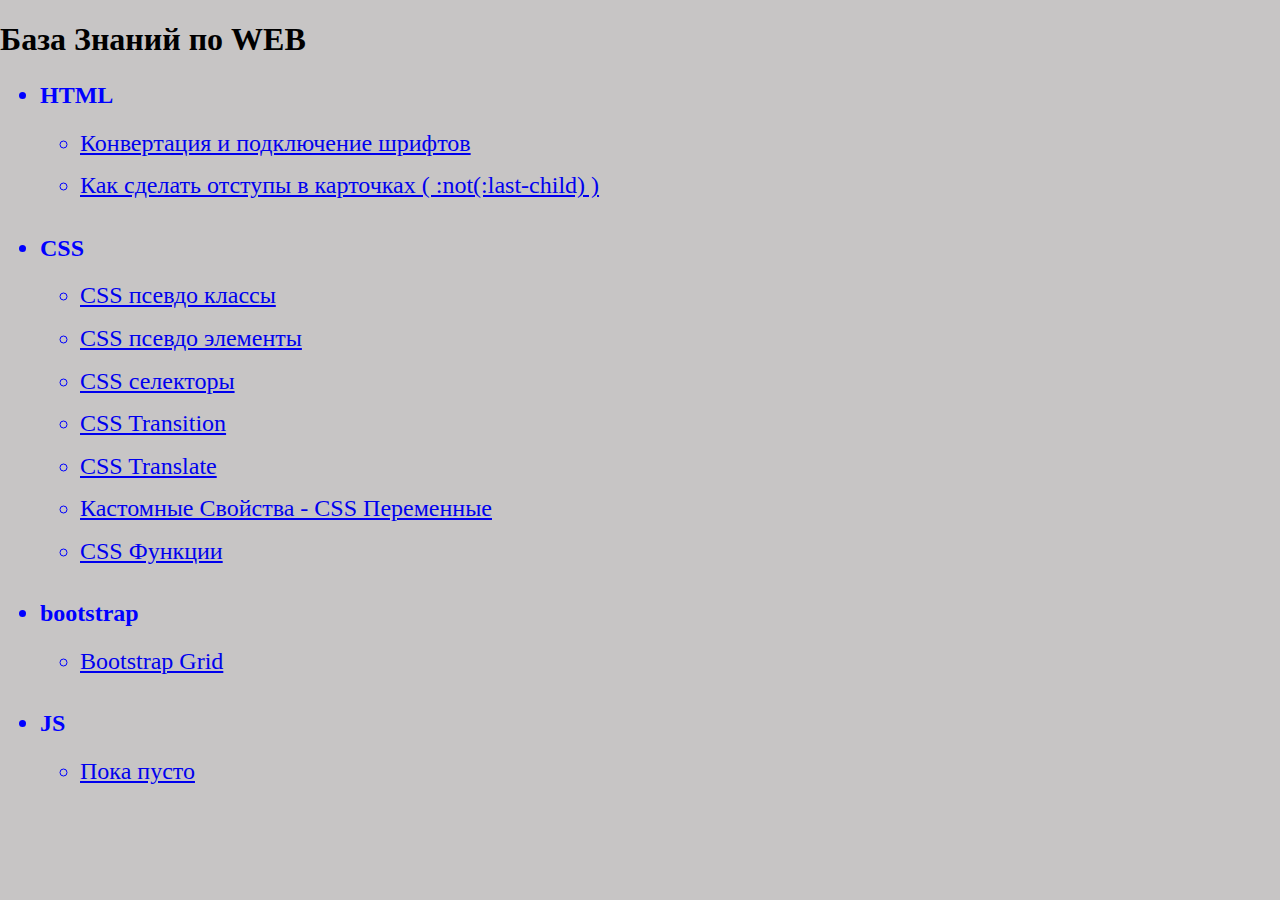
<file: index.html>
<!DOCTYPE html>
<html lang="en">
<head>
  <meta charset="UTF-8">
  <meta name="viewport" content="width=device-width, initial-scale=1.0">
  <link rel="stylesheet" href="./CSS/normalize.css">
  <link rel="stylesheet" href="./CSS/main.css">
  <title>База Знаний</title>
</head>
<body>
  <div class="container">
    <h1 class="main_header">База Знаний по WEB</h1>
    <ul class="sections_list">
      <!-- Раздел HTML -->
      <li class="section_item">
        <h2 class="section_item_header">HTML</h2>
        <ul class="html_chapters_list">
          <li class="html_chapter_item">
            <a href="/Chapters/Convert_And_Add_Fonts/add_convert_fonts.html" target="_blank" class="chapter_item_link">Конвертация и подключение шрифтов </a>
          </li>
          <li class="html_chapter_item">
            <a href="/Chapters/Not_Last_Child/not_last_child.html" target="_blank" class="chapter_item_link">Как сделать отступы в карточках ( :not(:last-child) )</a>
          </li>
        </ul>
      </li>

      <!-- Раздел CSS -->
      <li class="section_item">
        <h2 class="section_item_header">CSS</h2>
        <ul class="css_chapters_list">
          <li class="css_chapter_item">
            <a href="./Chapters/CSS_pseudo-classes/css_pseudo-classes.html" target="_blank" class="chapter_item_link">CSS псевдо классы</a>
          </li>
          <li class="css_chapter_item">
            <a href="./Chapters/CSS_Pseudo_Elements/pseudo_elements.html" target="_blank" class="chapter_item_link">CSS псевдо элементы</a>
          </li>
          <li class="css_chapter_item">
            <a href="./Chapters/CSS_Selectors/css_selectors.html" target="_blank" class="chapter_item_link">CSS селекторы</a>
          </li>
          <li class="css_chapter_item">
            <a href="./Chapters/CSS_Transition/css_transition.html" target="_blank" class="chapter_item_link">CSS Transition</a>
          </li>
          <li class="css_chapter_item">
            <a href="./Chapters/CSS_Translate/css_translate.html" target="_blank" class="chapter_item_link">CSS Translate</a>
          </li>
          <li class="css_chapter_item">
            <a href="./Chapters/CSS_variable/css_var.html" target="_blank" class="chapter_item_link">Кастомные Свойства - CSS Переменные</a>
          </li>
          <li class="css_chapter_item">
            <a href="./Chapters/CSS_Functions/css_finctions.html" target="_blank" class="chapter_item_link">CSS Функции</a>
          </li>
        </ul>
      </li>

      <!-- Bootstrap -->
      <li class="section_item">
        <h2 class="section_item_header">bootstrap</h2>
        <ul class="css_chapters_list">
          <li class="css_chapter_item">
            <a href="./Chapters/Bootstrap_grid/bootstrap_grid.html" target="_blank" class="chapter_item_link">Bootstrap Grid</a>
          </li>
        </ul>
      </li>

      <!-- Раздел JS -->
      <li class="section_item">
        <h2 class="section_item_header">JS</h2>
        <ul class="js_chapters_list">
          <li class="js_chapter_item">
            <a href="#" class="chapter_item_link">Пока пусто</a>
          </li>
        </ul>
      </li>

    </ul>

  </div>
</body>
</html>
</file>
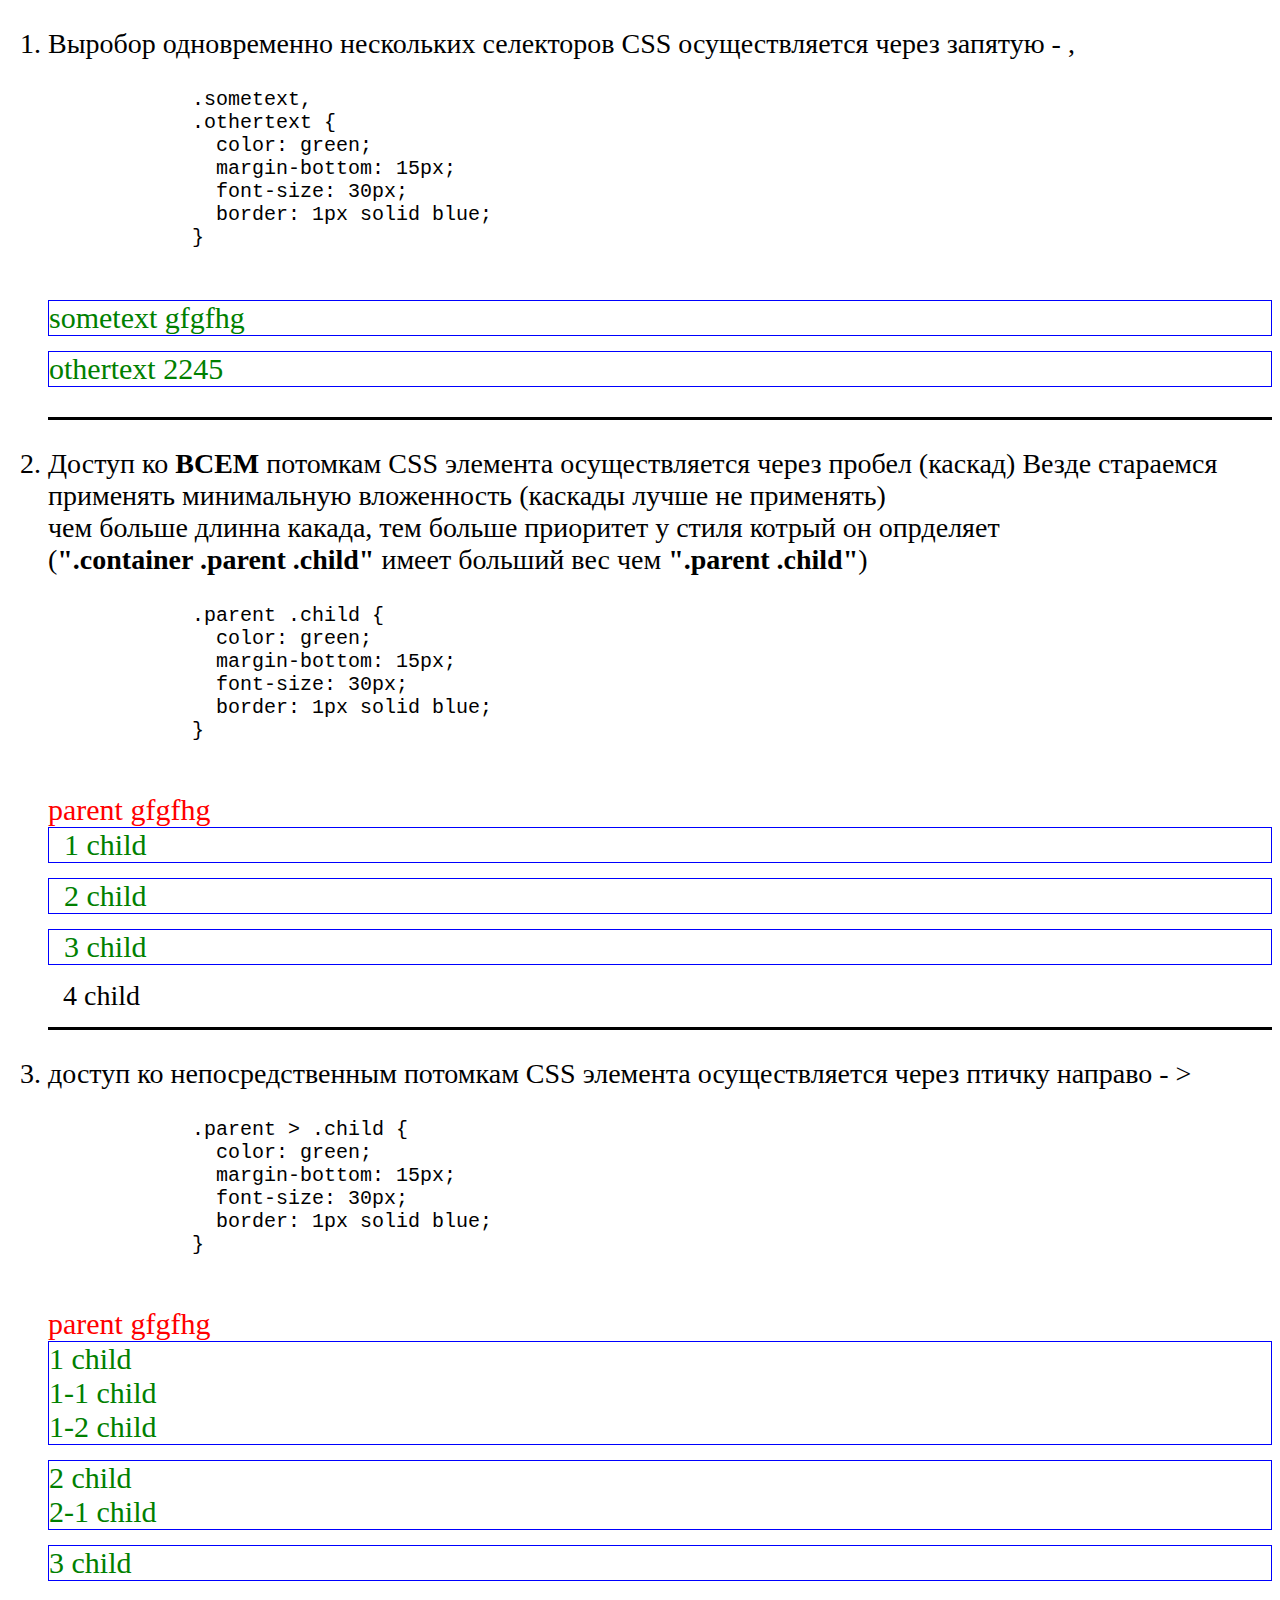
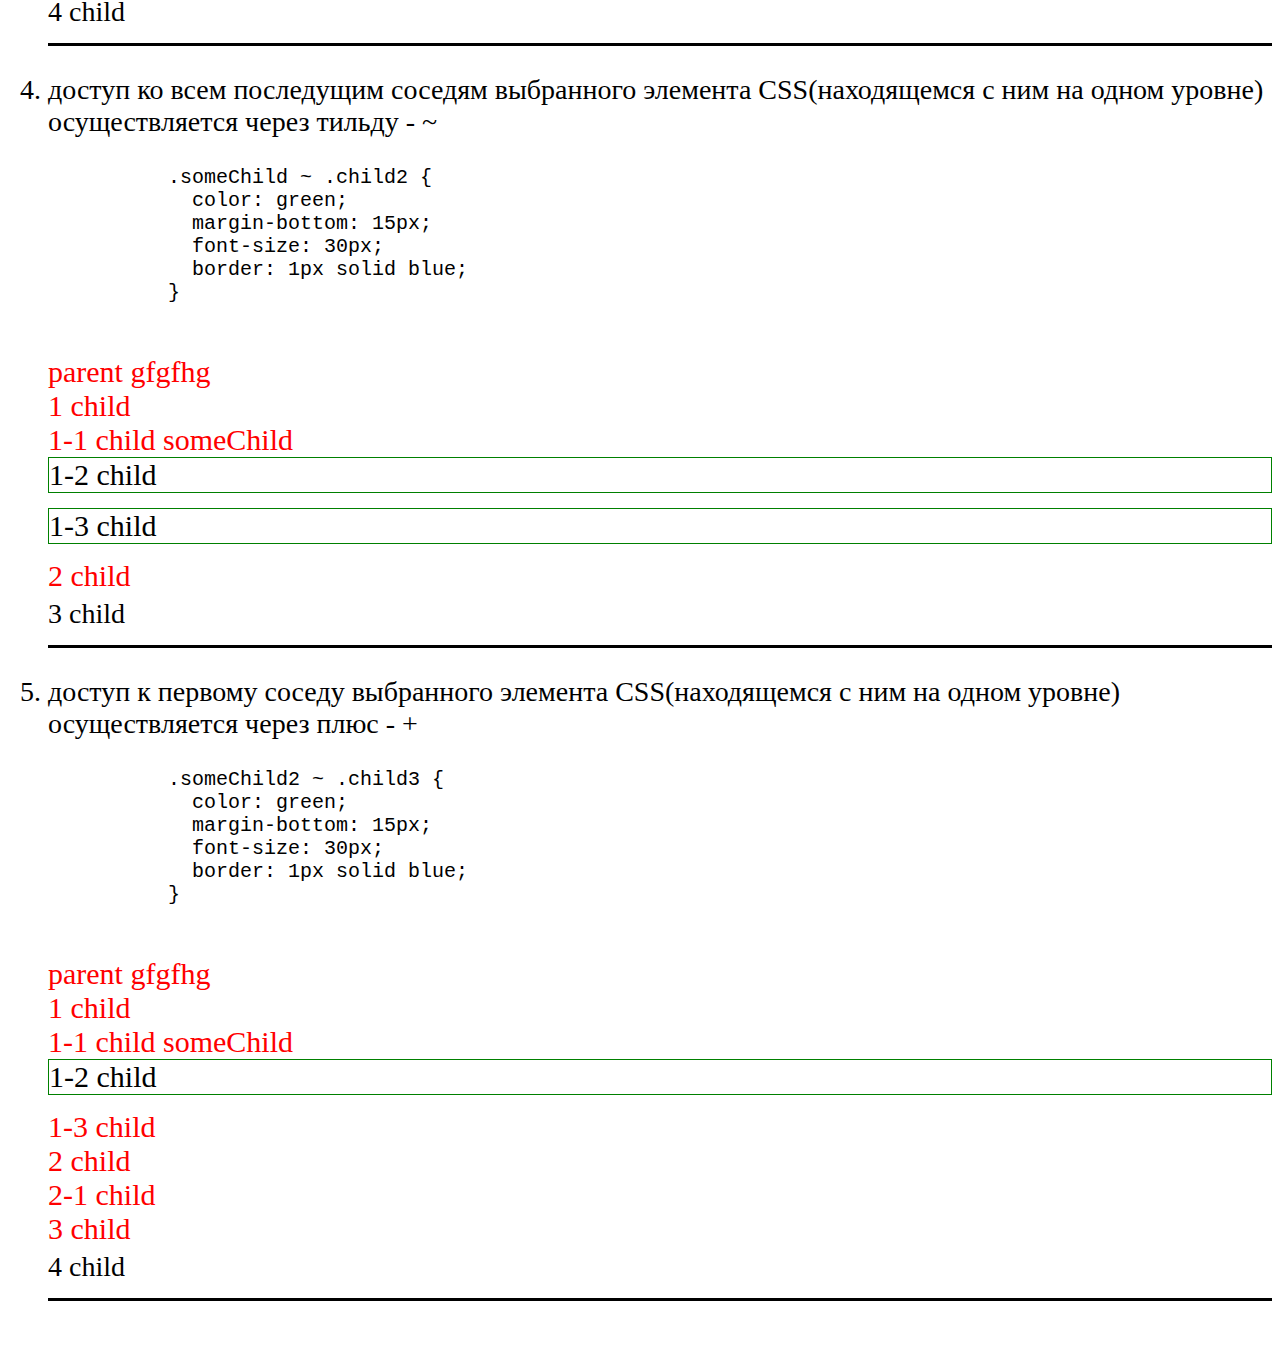
<file: CSS_Selectors/index.html>
<!DOCTYPE html>
<html lang="en">
<head>
  <meta charset="UTF-8">
  <meta name="viewport" content="width=device-width, initial-scale=1.0">
  <title>CSS_Selectors</title>
  <link rel="stylesheet" href="./main.css">
</head>
<body>
  <div class="container">
    <ol>
      <li>
        <p>
          Выробор одновременно нескольких селекторов CSS осуществляется через запятую - ,
          <pre>
            .sometext,
            .othertext {
              color: green;
              margin-bottom: 15px;
              font-size: 30px;
              border: 1px solid blue;
            }
          </pre>
        </p>
        <div class="sometext">sometext gfgfhg</div>
        <div class="othertext">othertext 2245</div>
      </li>

      <li>
        <p>
          Доступ ко <strong>ВСЕМ</strong>  потомкам CSS элемента осуществляется через пробел (каскад)
          Везде стараемся применять минимальную вложенность (каскады лучше не применять)
          <br>
          чем больше длинна какада, тем больше приоритет у стиля котрый он опрделяет
          <br>
          (<strong>".container .parent .child"</strong> имеет больший вес чем <strong>".parent .child"</strong>)
          <pre>
            .parent .child {
              color: green;
              margin-bottom: 15px;
              font-size: 30px;
              border: 1px solid blue;
            }
          </pre>
        </p>
        <div class="parent">parent gfgfhg
          <div class="child">1 child</div>
          <div class="child">2 child</div>
          <div class="child">3 child</div>
        </div>
        <div class="child">4 child</div>
      </li>

      <li>
        <p>
          доступ ко непосредственным потомкам CSS элемента осуществляется через птичку направо - &gt;
          <pre>
            .parent &gt .child {
              color: green;
              margin-bottom: 15px;
              font-size: 30px;
              border: 1px solid blue;
            }
          </pre>
        </p>
        <div class="parent">parent gfgfhg
          <div class="child1">1 child
            <div class="child1">1-1 child</div>
            <div class="child1">1-2 child</div>
          </div>
          <div class="child1">2 child
            <div class="child1">2-1 child</div>
          </div>
          <div class="child1">3 child</div>
        </div>
        <div class="child1">4 child</div>
      </li>

    <li>
      <p>
        доступ ко всем последущим соседям выбранного элемента CSS(находящемся с ним на одном уровне)
        осуществляется через тильду - ~
        <pre>
          .someChild ~ .child2 {
            color: green;
            margin-bottom: 15px;
            font-size: 30px;
            border: 1px solid blue;
          }
        </pre>
      </p>

      <div class="parent">parent gfgfhg
        <div class="child2">1 child
          <div class="child2 someChild">1-1 child someChild</div>
          <div class="child2">1-2 child</div>
          <div class="child2">1-3 child</div>
        </div>
        <div class="child2">2 child</div>
      </div>
      <div class="child2">3 child</div>
    </li>

    <li>
      <p>
        доступ к первому соседу выбранного элемента CSS(находящемся с ним на одном уровне)
        осуществляется через плюс - +
        <pre>
          .someChild2 ~ .child3 {
            color: green;
            margin-bottom: 15px;
            font-size: 30px;
            border: 1px solid blue;
          }
        </pre>
      </p>

      <div class="parent">parent gfgfhg
        <div class="child3">1 child
          <div class="child3 someChild2">1-1 child someChild</div>
          <div class="child3">1-2 child</div>
          <div class="child3">1-3 child</div>
        </div>
        <div class="child3">2 child
          <div class="child3">2-1 child</div>
        </div>
        <div class="child3">3 child</div>
      </div>
      <div class="child3">4 child</div>
    </li>
  </ol>

  </div>
</body>
</html>
</file>
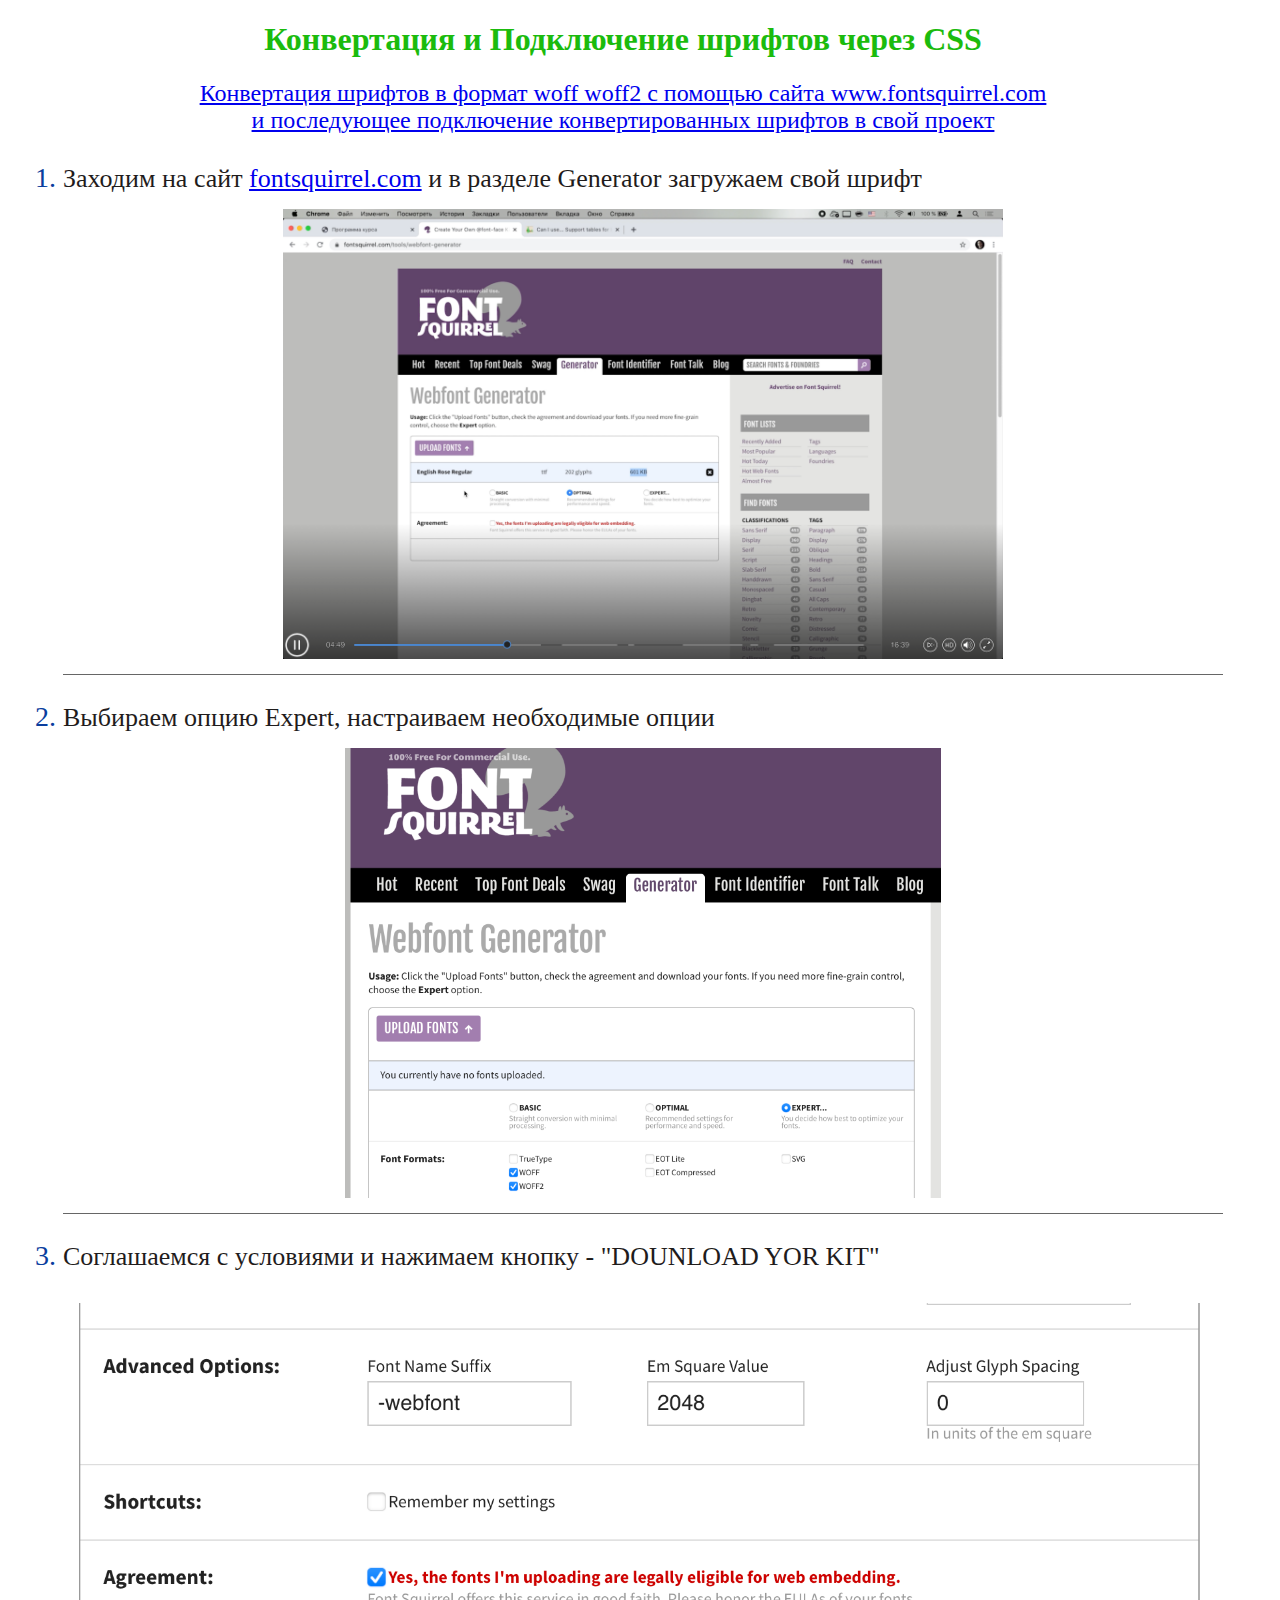
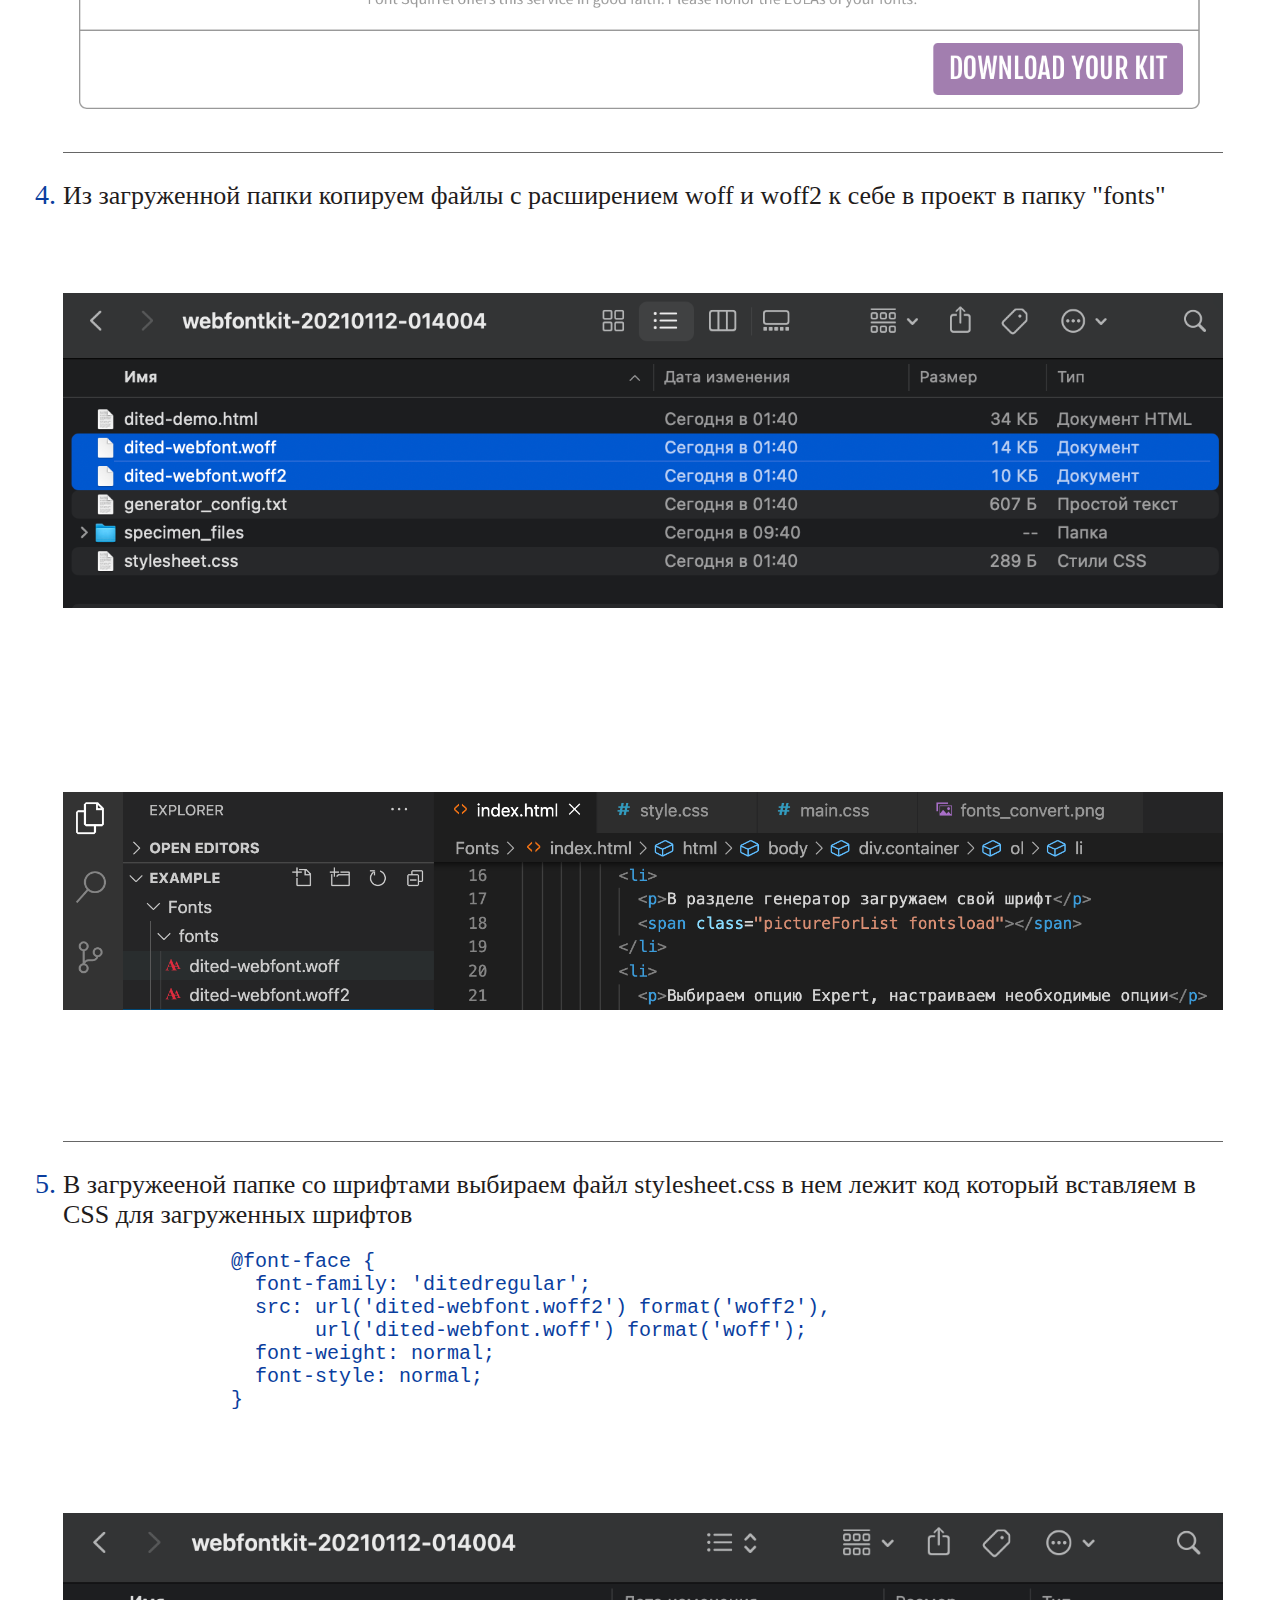
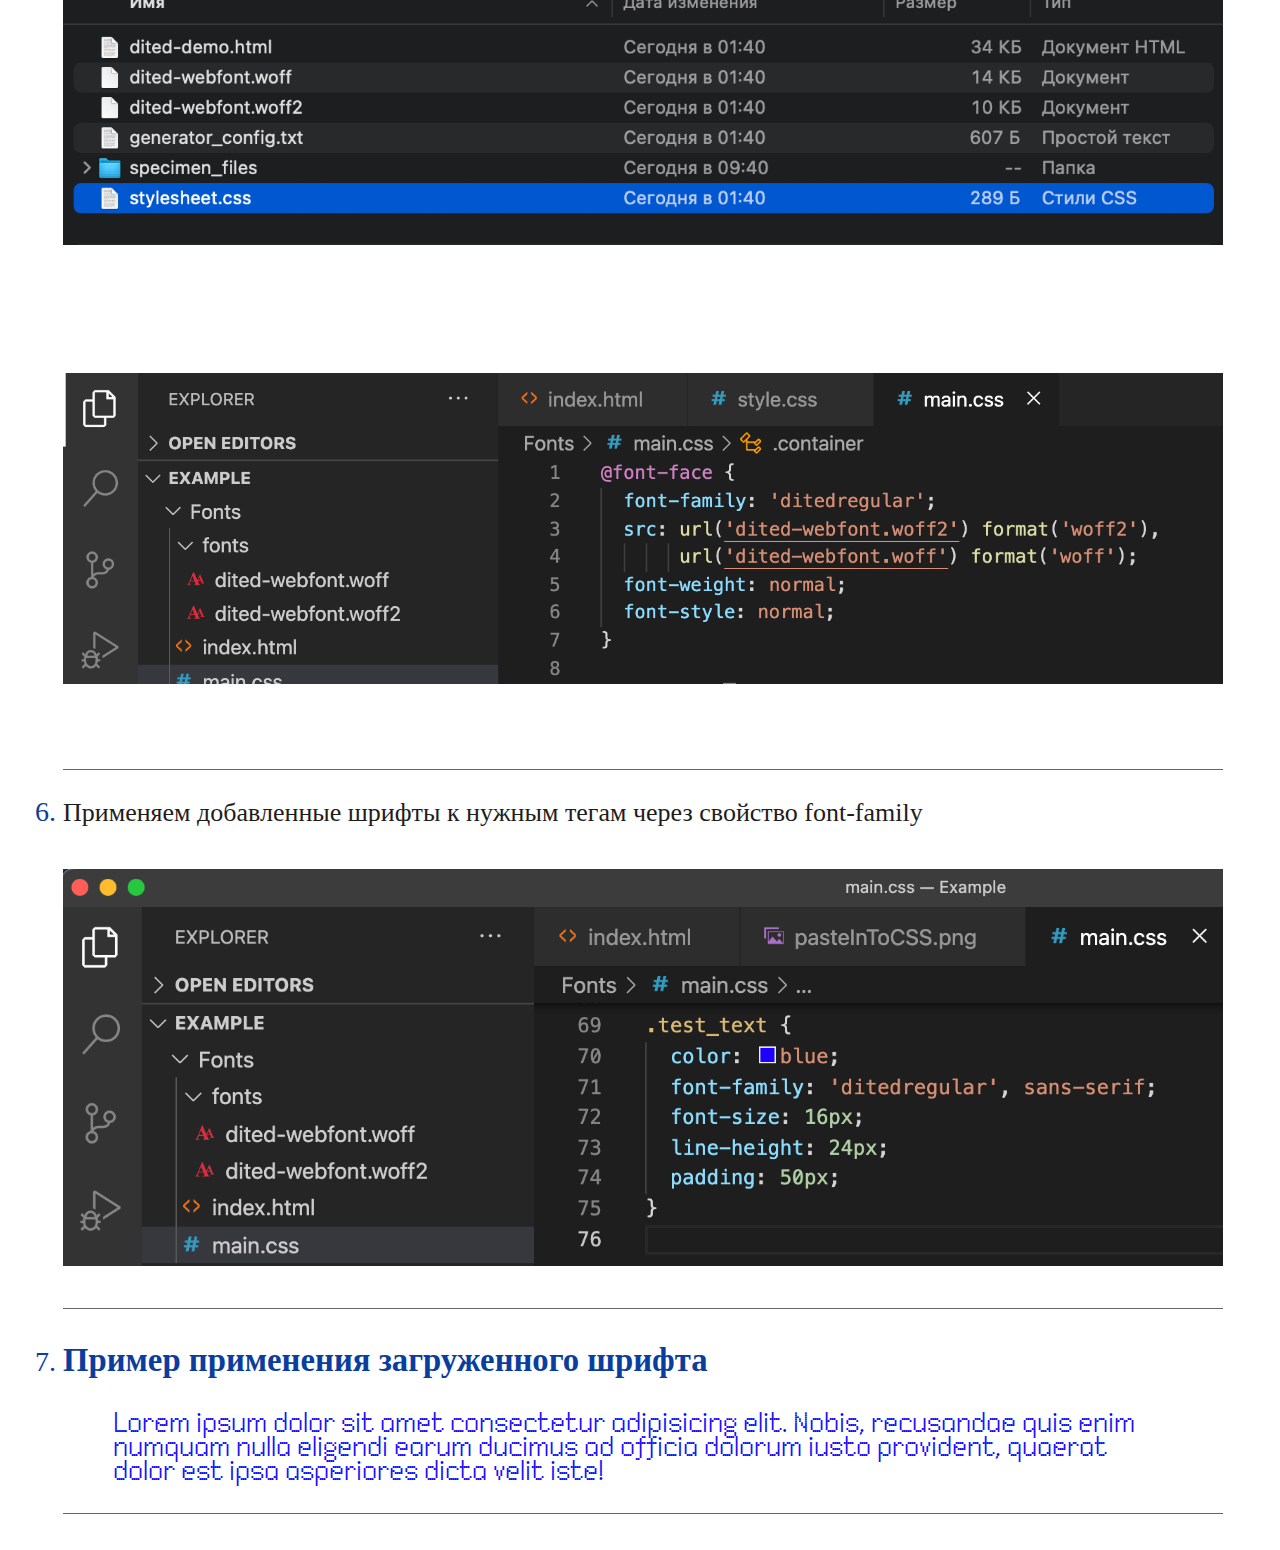
<file: Fonts/index.html>
<!DOCTYPE html>
<html lang="en">
<head>
    <meta charset="UTF-8">
    <meta name="viewport" content="width=device-width, initial-scale=1.0">
    <link rel="stylesheet" href="./css/main.css">
    <title>Подключение шрифтов</title>
</head>
<body>
    <div class="container">
        <h1 class="centeredText">Конвертация и Подключение шрифтов через CSS</h1>
        <a class="linkToSource centeredText" href="https://www.fontsquirrel.com">
            Конвертация шрифтов в формат woff woff2 с помощью сайта www.fontsquirrel.com
            <br>
            и последующее подключение конвертированных шрифтов в свой проект
        </a>
        <ol>
          <li>
            <p>Заходим на сайт
              <span>
                <a href="https://www.fontsquirrel.com">fontsquirrel.com</a>
              </span>
              и в разделе Generator загружаем свой шрифт
            </p>
            <span class="pictureForList fontsload"></span>
          </li>
          <li>
            <p>Выбираем опцию Expert, настраиваем необходимые опции</p>
            <span class="pictureForList fontsSelectOption"></span>
          </li>
          <li>
            <p>Соглашаемся с условиями и нажимаем кнопку - "DOUNLOAD YOR KIT"</p>
            <span class="pictureForList fontsConvert"></span>
          </li>
          <li>
            <p>Из загруженной папки копируем файлы с расширением woff и woff2 к себе в проект в папку "fonts"</p>
            <span class="pictureForList downloadWoffWoff2"></span>
            <span class="pictureForList fontsInProject"></span>
          </li>
          <li>
            <p>В загружееной папке со шрифтами выбираем файл stylesheet.css
              в нем лежит код который вставляем в CSS для загруженных шрифтов
            </p>
            <pre>
              @font-face {
                font-family: 'ditedregular';
                src: url('dited-webfont.woff2') format('woff2'),
                     url('dited-webfont.woff') format('woff');
                font-weight: normal;
                font-style: normal;
              }
            </pre>
            <span class="pictureForList fontsDownloaded"></span>
            <span class="pictureForList pasteInToCSS"></span>
          </li>
          <li>
            <p>Применяем добавленные шрифты к нужным тегам через свойство font-family</p>
            <span class="pictureForList applyFonts"></span>
          </li>
          <li>
            <h3>Пример применения загруженного шрифта</h3>
            <p class="testText">
              Lorem ipsum dolor sit amet consectetur adipisicing elit.
              Nobis, recusandae quis enim numquam nulla eligendi earum ducimus
              ad officia dolorum iusto provident, quaerat dolor est ipsa
              asperiores dicta velit iste!
            </p>
          </li>
        </ol>
    </div>
</body>
</html>
</file>
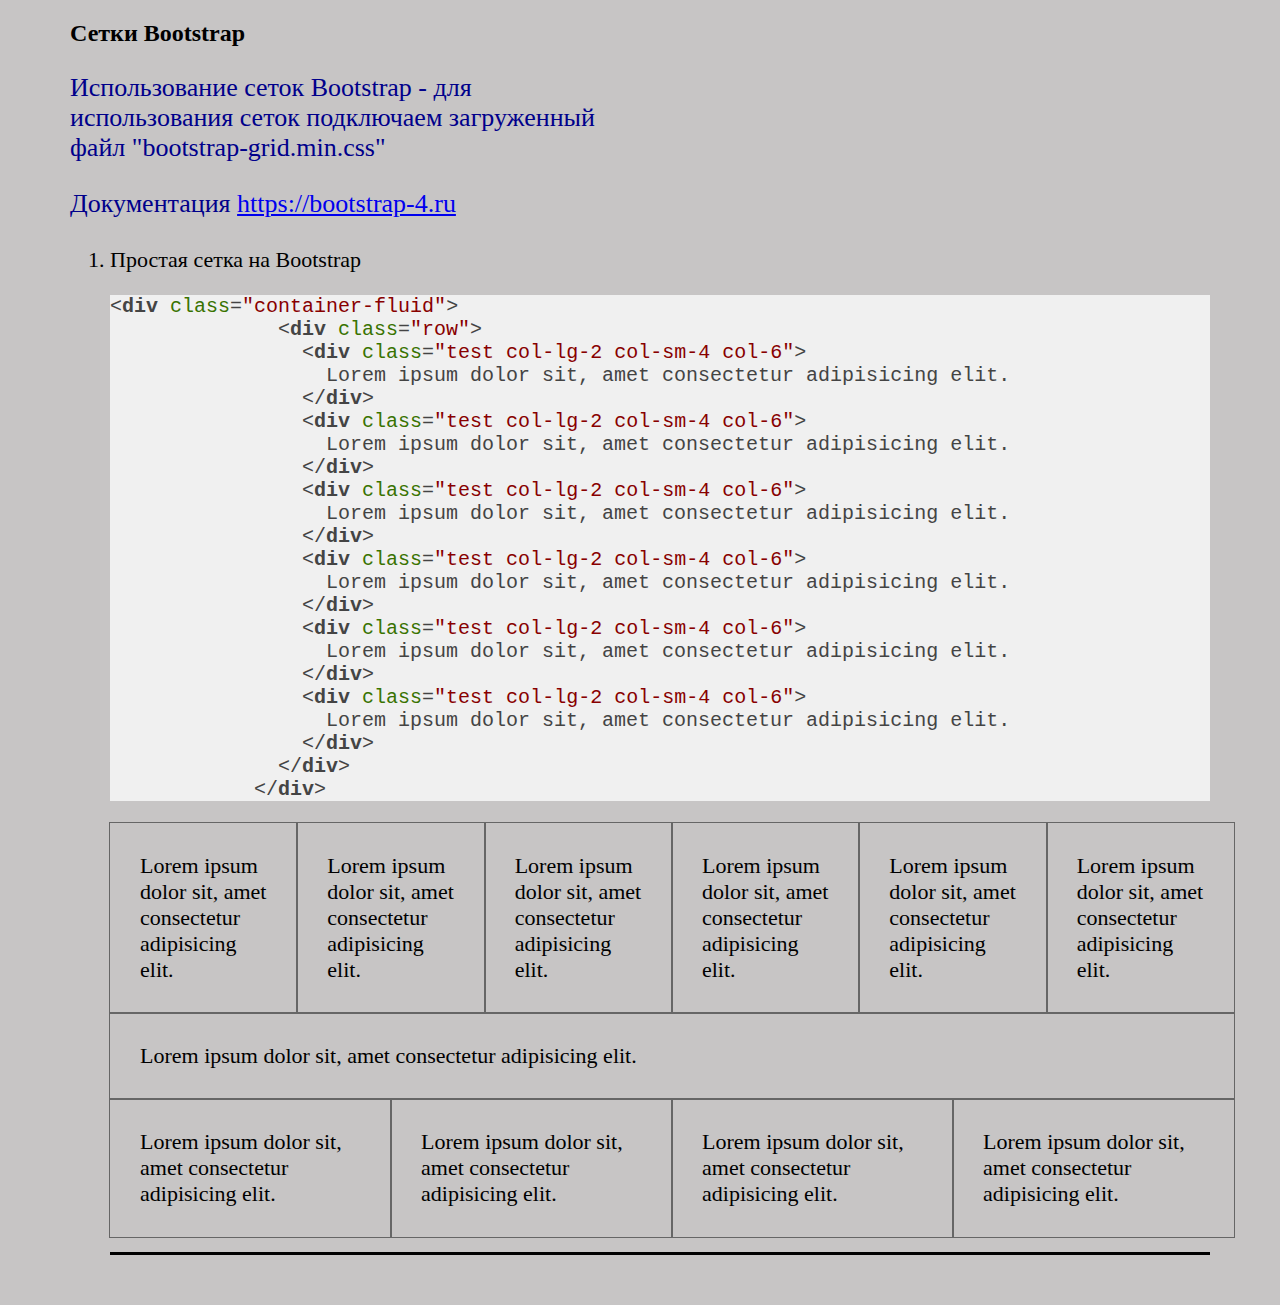
<file: Chapters/Bootstrap_grid/bootstrap_grid.html>
<!DOCTYPE html>
<html lang="en">
<head>
  <meta charset="UTF-8">
  <meta name="viewport" content="width=device-width, initial-scale=1.0">
  <title>BootStrap Grid</title>
  <link rel="stylesheet" href="./bootstrap-grid.min.css">
  <link rel="stylesheet" href="../../CSS/main.css">
  <style>
    .test {
      padding: 30px;
      outline: 1px solid #666;
    }
  </style>
</head>
<body>
  <div class="container">
    <h2 class="chapter_header">Сетки Bootstrap</h2>
    <p class="chapter_description">
      Использование сеток Bootstrap - для использования сеток
      подключаем загруженный файл "bootstrap-grid.min.css"
    </p>
    <p class="chapter_description">Документация
      <a href="https://bootstrap-4.ru/docs/4.5/layout/grid/">https://bootstrap-4.ru</a>
    </p>
    <ol>
      <li class="chapter_element_item">
        <p>
          Простая сетка на Bootstrap
          <p>
            <pre class="hljs" style="display: block; overflow-x: auto; background-color: rgb(240, 240, 240); color: rgb(68, 68, 68);">&lt;<span class="hljs-keyword" style="font-weight: 700;">div</span> <span class="hljs-built_in" style="color: rgb(57, 115, 0);">class</span>=<span class="hljs-string" style="color: rgb(136, 0, 0);">"container-fluid"</span>&gt;
              &lt;<span class="hljs-keyword" style="font-weight: 700;">div</span> <span class="hljs-built_in" style="color: rgb(57, 115, 0);">class</span>=<span class="hljs-string" style="color: rgb(136, 0, 0);">"row"</span>&gt;
                &lt;<span class="hljs-keyword" style="font-weight: 700;">div</span> <span class="hljs-built_in" style="color: rgb(57, 115, 0);">class</span>=<span class="hljs-string" style="color: rgb(136, 0, 0);">"test col-lg-2 col-sm-4 col-6"</span>&gt;
                  Lorem ipsum dolor sit, amet consectetur adipisicing elit.
                &lt;/<span class="hljs-keyword" style="font-weight: 700;">div</span>&gt;
                &lt;<span class="hljs-keyword" style="font-weight: 700;">div</span> <span class="hljs-built_in" style="color: rgb(57, 115, 0);">class</span>=<span class="hljs-string" style="color: rgb(136, 0, 0);">"test col-lg-2 col-sm-4 col-6"</span>&gt;
                  Lorem ipsum dolor sit, amet consectetur adipisicing elit.
                &lt;/<span class="hljs-keyword" style="font-weight: 700;">div</span>&gt;
                &lt;<span class="hljs-keyword" style="font-weight: 700;">div</span> <span class="hljs-built_in" style="color: rgb(57, 115, 0);">class</span>=<span class="hljs-string" style="color: rgb(136, 0, 0);">"test col-lg-2 col-sm-4 col-6"</span>&gt;
                  Lorem ipsum dolor sit, amet consectetur adipisicing elit.
                &lt;/<span class="hljs-keyword" style="font-weight: 700;">div</span>&gt;
                &lt;<span class="hljs-keyword" style="font-weight: 700;">div</span> <span class="hljs-built_in" style="color: rgb(57, 115, 0);">class</span>=<span class="hljs-string" style="color: rgb(136, 0, 0);">"test col-lg-2 col-sm-4 col-6"</span>&gt;
                  Lorem ipsum dolor sit, amet consectetur adipisicing elit.
                &lt;/<span class="hljs-keyword" style="font-weight: 700;">div</span>&gt;
                &lt;<span class="hljs-keyword" style="font-weight: 700;">div</span> <span class="hljs-built_in" style="color: rgb(57, 115, 0);">class</span>=<span class="hljs-string" style="color: rgb(136, 0, 0);">"test col-lg-2 col-sm-4 col-6"</span>&gt;
                  Lorem ipsum dolor sit, amet consectetur adipisicing elit.
                &lt;/<span class="hljs-keyword" style="font-weight: 700;">div</span>&gt;
                &lt;<span class="hljs-keyword" style="font-weight: 700;">div</span> <span class="hljs-built_in" style="color: rgb(57, 115, 0);">class</span>=<span class="hljs-string" style="color: rgb(136, 0, 0);">"test col-lg-2 col-sm-4 col-6"</span>&gt;
                  Lorem ipsum dolor sit, amet consectetur adipisicing elit.
                &lt;/<span class="hljs-keyword" style="font-weight: 700;">div</span>&gt;
              &lt;/<span class="hljs-keyword" style="font-weight: 700;">div</span>&gt;
            &lt;/<span class="hljs-keyword" style="font-weight: 700;">div</span>&gt;</pre>
          </p>
        </p>
        <div class="container-fluid">
          <div class="row">
            <div class="test col-lg-2 col-sm-4 col-6">
              Lorem ipsum dolor sit, amet consectetur adipisicing elit.
            </div>
            <div class="test col-lg-2 col-sm-4 col-6">
              Lorem ipsum dolor sit, amet consectetur adipisicing elit.
            </div>
            <div class="test col-lg-2 col-sm-4 col-6">
              Lorem ipsum dolor sit, amet consectetur adipisicing elit.
            </div>
            <div class="test col-lg-2 col-sm-4 col-6">
              Lorem ipsum dolor sit, amet consectetur adipisicing elit.
            </div>
            <div class="test col-lg-2 col-sm-4 col-6">
              Lorem ipsum dolor sit, amet consectetur adipisicing elit.
            </div>
            <div class="test col-lg-2 col-sm-4 col-6">
              Lorem ipsum dolor sit, amet consectetur adipisicing elit.
            </div>
          </div>
          <div class="row">
            <div class="test col-lg-12">
              Lorem ipsum dolor sit, amet consectetur adipisicing elit.
            </div>
          </div>
          <div class="row">
            <div class="test col-lg-3 col-sm-6 col-12">
              Lorem ipsum dolor sit, amet consectetur adipisicing elit.
            </div>
            <div class="test col-lg-3 col-sm-6 col-12">
              Lorem ipsum dolor sit, amet consectetur adipisicing elit.
            </div>
            <div class="test col-lg-3 col-sm-6 col-12">
              Lorem ipsum dolor sit, amet consectetur adipisicing elit.
            </div>
            <div class="test col-lg-3 col-sm-6 col-12">
              Lorem ipsum dolor sit, amet consectetur adipisicing elit.
            </div>
          </div>
        </div>

      </li>
    </ol>
  </div>
</body>
</html>
</file>
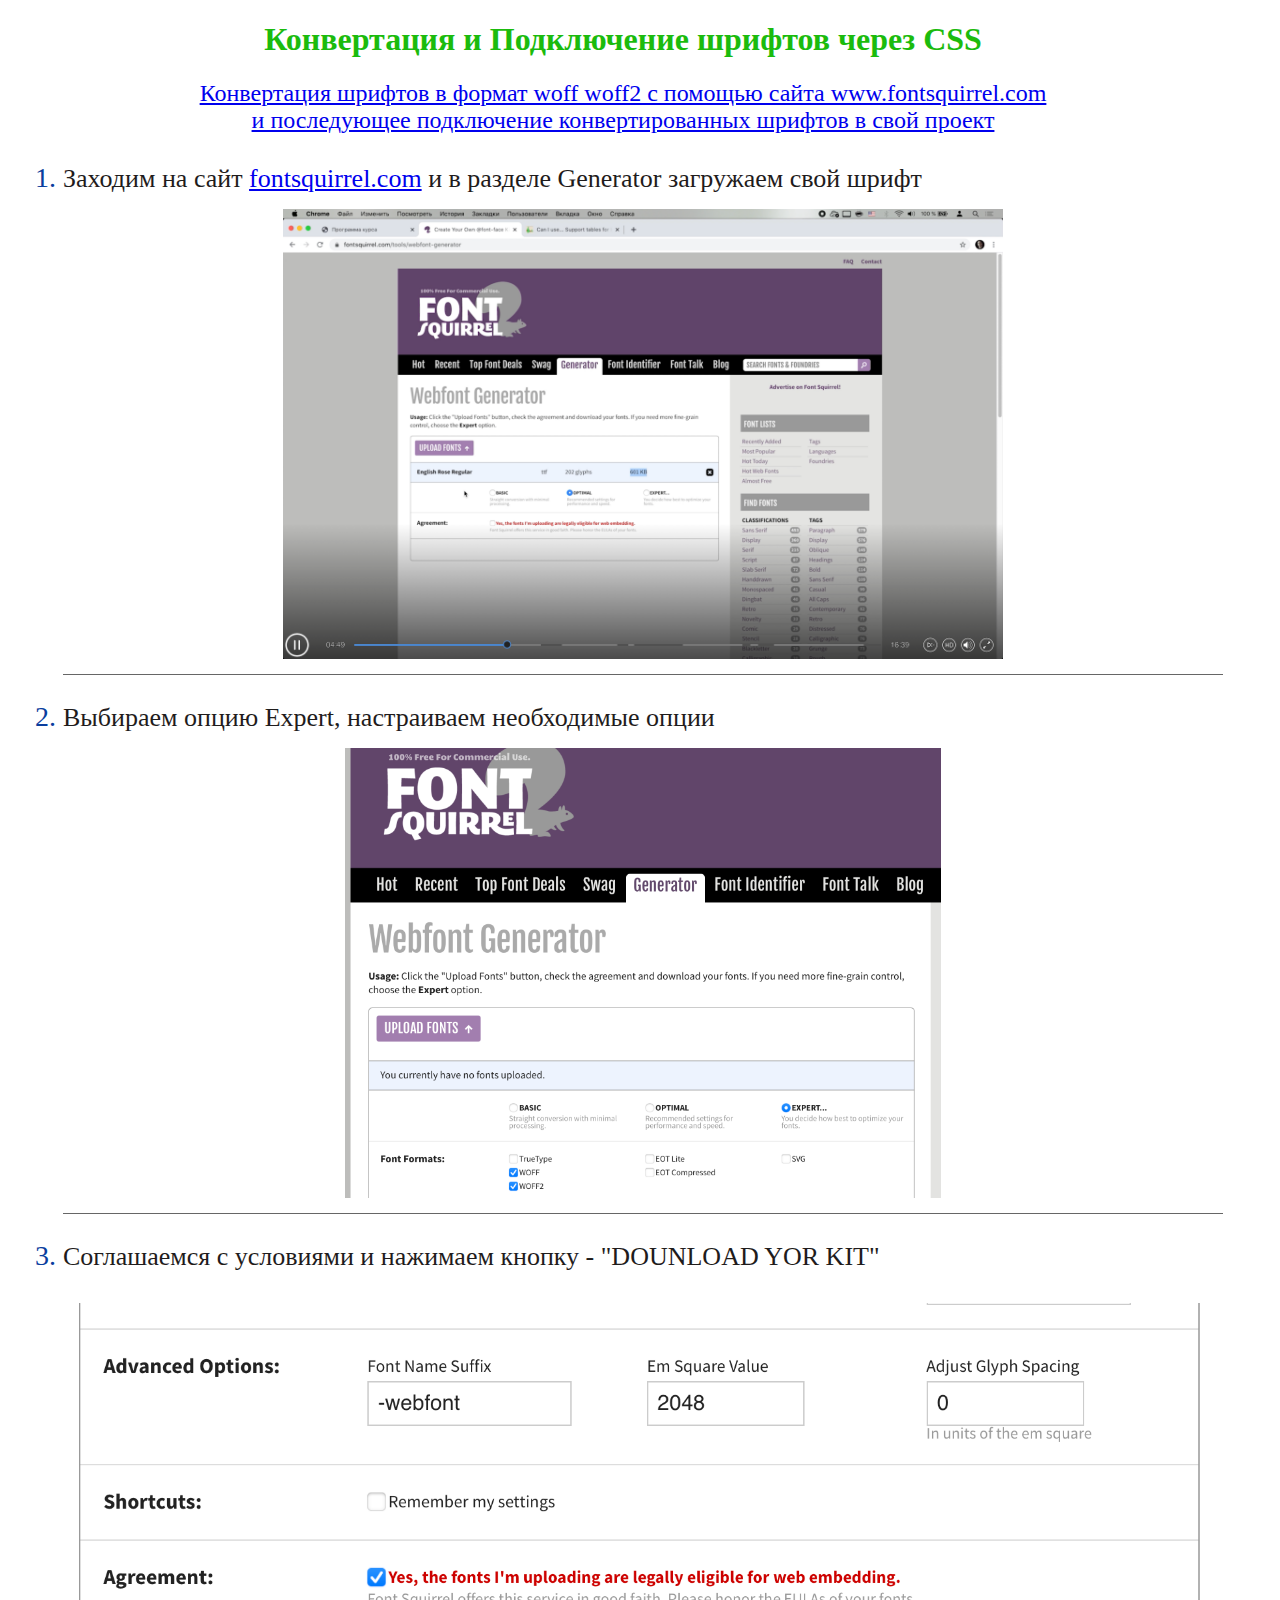
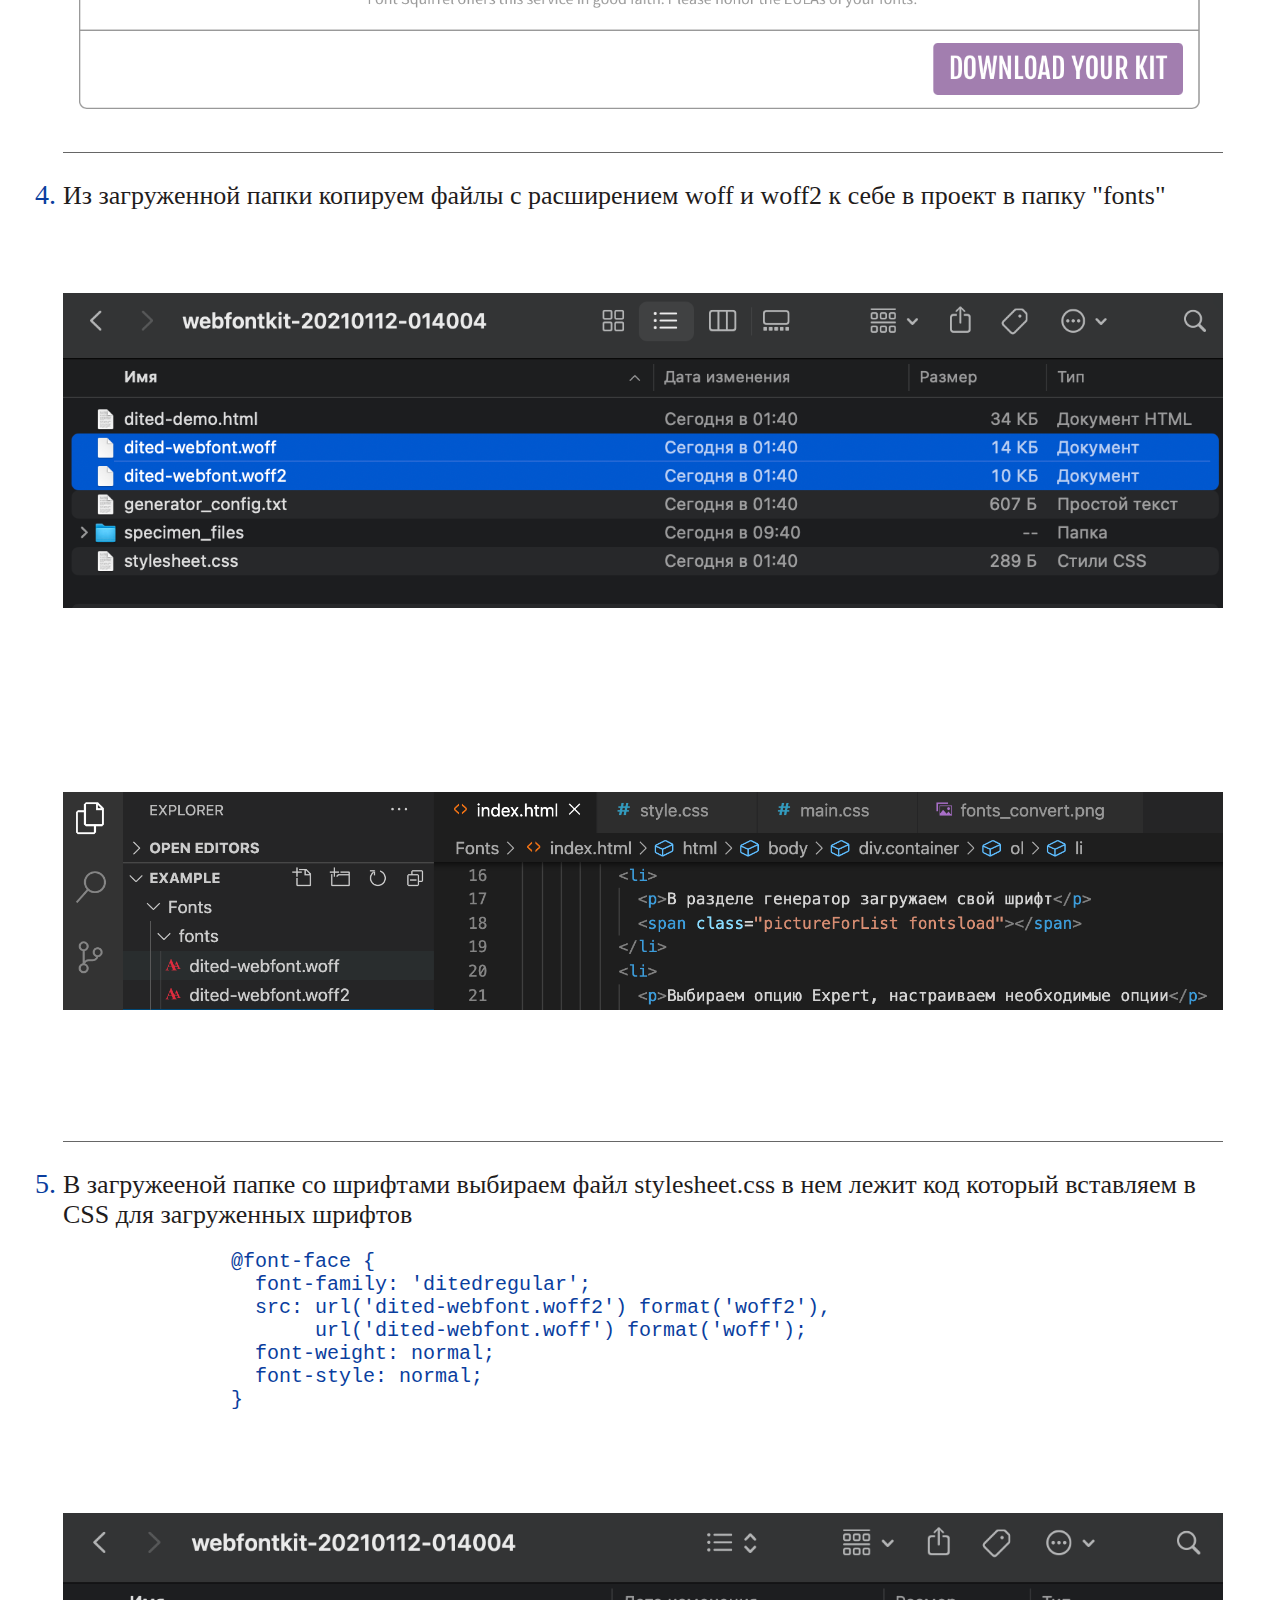
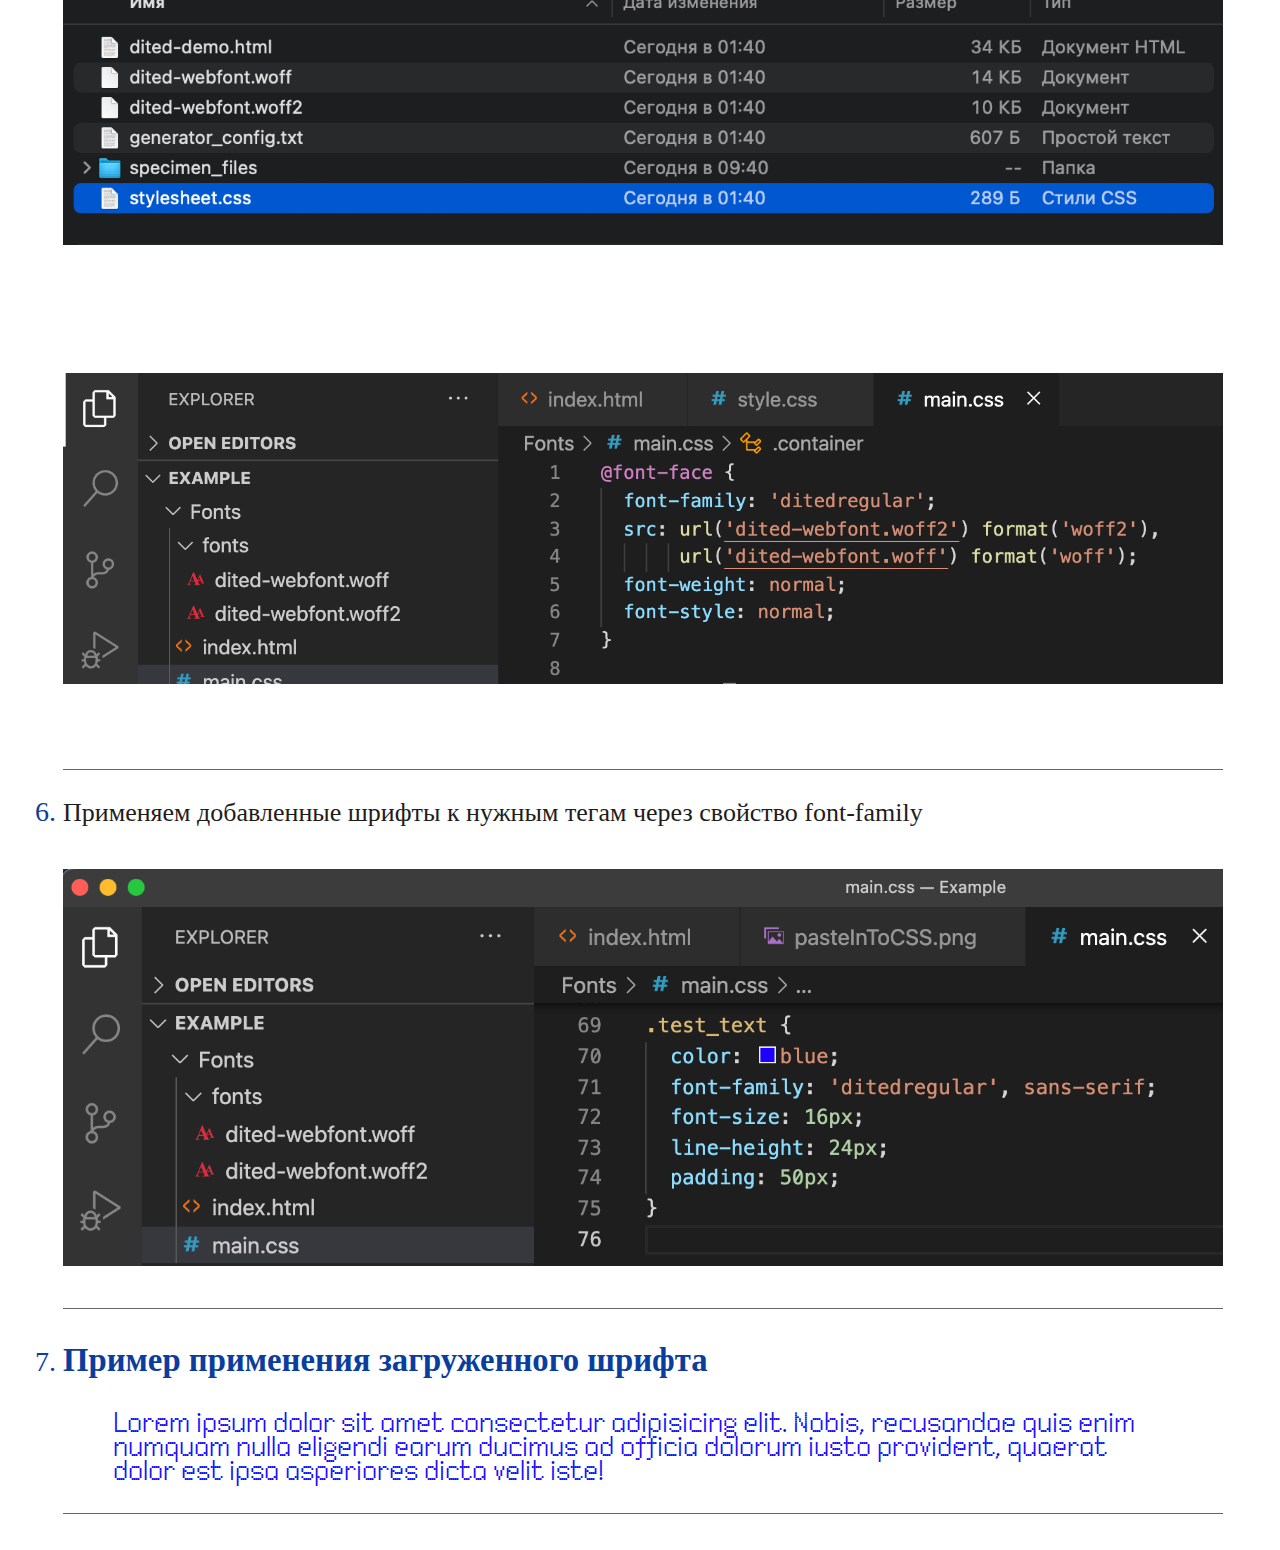
<file: Chapters/Convert_And_Add_Fonts/add_convert_fonts.html>
<!DOCTYPE html>
<html lang="en">
<head>
    <meta charset="UTF-8">
    <meta name="viewport" content="width=device-width, initial-scale=1.0">
    <link rel="stylesheet" href="./css/main.css">
    <title>Подключение шрифтов</title>
</head>
<body>
    <div class="container">
        <h1 class="centeredText">Конвертация и Подключение шрифтов через CSS</h1>
        <a class="linkToSource centeredText" href="https://www.fontsquirrel.com">
            Конвертация шрифтов в формат woff woff2 с помощью сайта www.fontsquirrel.com
            <br>
            и последующее подключение конвертированных шрифтов в свой проект
        </a>
        <ol>
          <li class="chapter_element_item">
            <p>Заходим на сайт
              <span>
                <a href="https://www.fontsquirrel.com">fontsquirrel.com</a>
              </span>
              и в разделе Generator загружаем свой шрифт
            </p>
            <span class="pictureForList fontsload"></span>
          </li>
          <li class="chapter_element_item">
            <p>Выбираем опцию Expert, настраиваем необходимые опции</p>
            <span class="pictureForList fontsSelectOption"></span>
          </li>
          <li class="chapter_element_item">
            <p>Соглашаемся с условиями и нажимаем кнопку - "DOUNLOAD YOR KIT"</p>
            <span class="pictureForList fontsConvert"></span>
          </li>
          <li class="chapter_element_item">
            <p>Из загруженной папки копируем файлы с расширением woff и woff2 к себе в проект в папку "fonts"</p>
            <span class="pictureForList downloadWoffWoff2"></span>
            <span class="pictureForList fontsInProject"></span>
          </li>
          <li class="chapter_element_item">
            <p>В загружееной папке со шрифтами выбираем файл stylesheet.css
              в нем лежит код который вставляем в CSS для загруженных шрифтов
            </p>
            <pre>
              @font-face {
                font-family: 'ditedregular';
                src: url('dited-webfont.woff2') format('woff2'),
                     url('dited-webfont.woff') format('woff');
                font-weight: normal;
                font-style: normal;
              }
            </pre>
            <span class="pictureForList fontsDownloaded"></span>
            <span class="pictureForList pasteInToCSS"></span>
          </li>
          <li class="chapter_element_item">
            <p>Применяем добавленные шрифты к нужным тегам через свойство font-family</p>
            <span class="pictureForList applyFonts"></span>
          </li>
          <li class="chapter_element_item">
            <h3>Пример применения загруженного шрифта</h3>
            <p class="testText">
              Lorem ipsum dolor sit amet consectetur adipisicing elit.
              Nobis, recusandae quis enim numquam nulla eligendi earum ducimus
              ad officia dolorum iusto provident, quaerat dolor est ipsa
              asperiores dicta velit iste!
            </p>
          </li>
        </ol>
    </div>
</body>
</html>
</file>
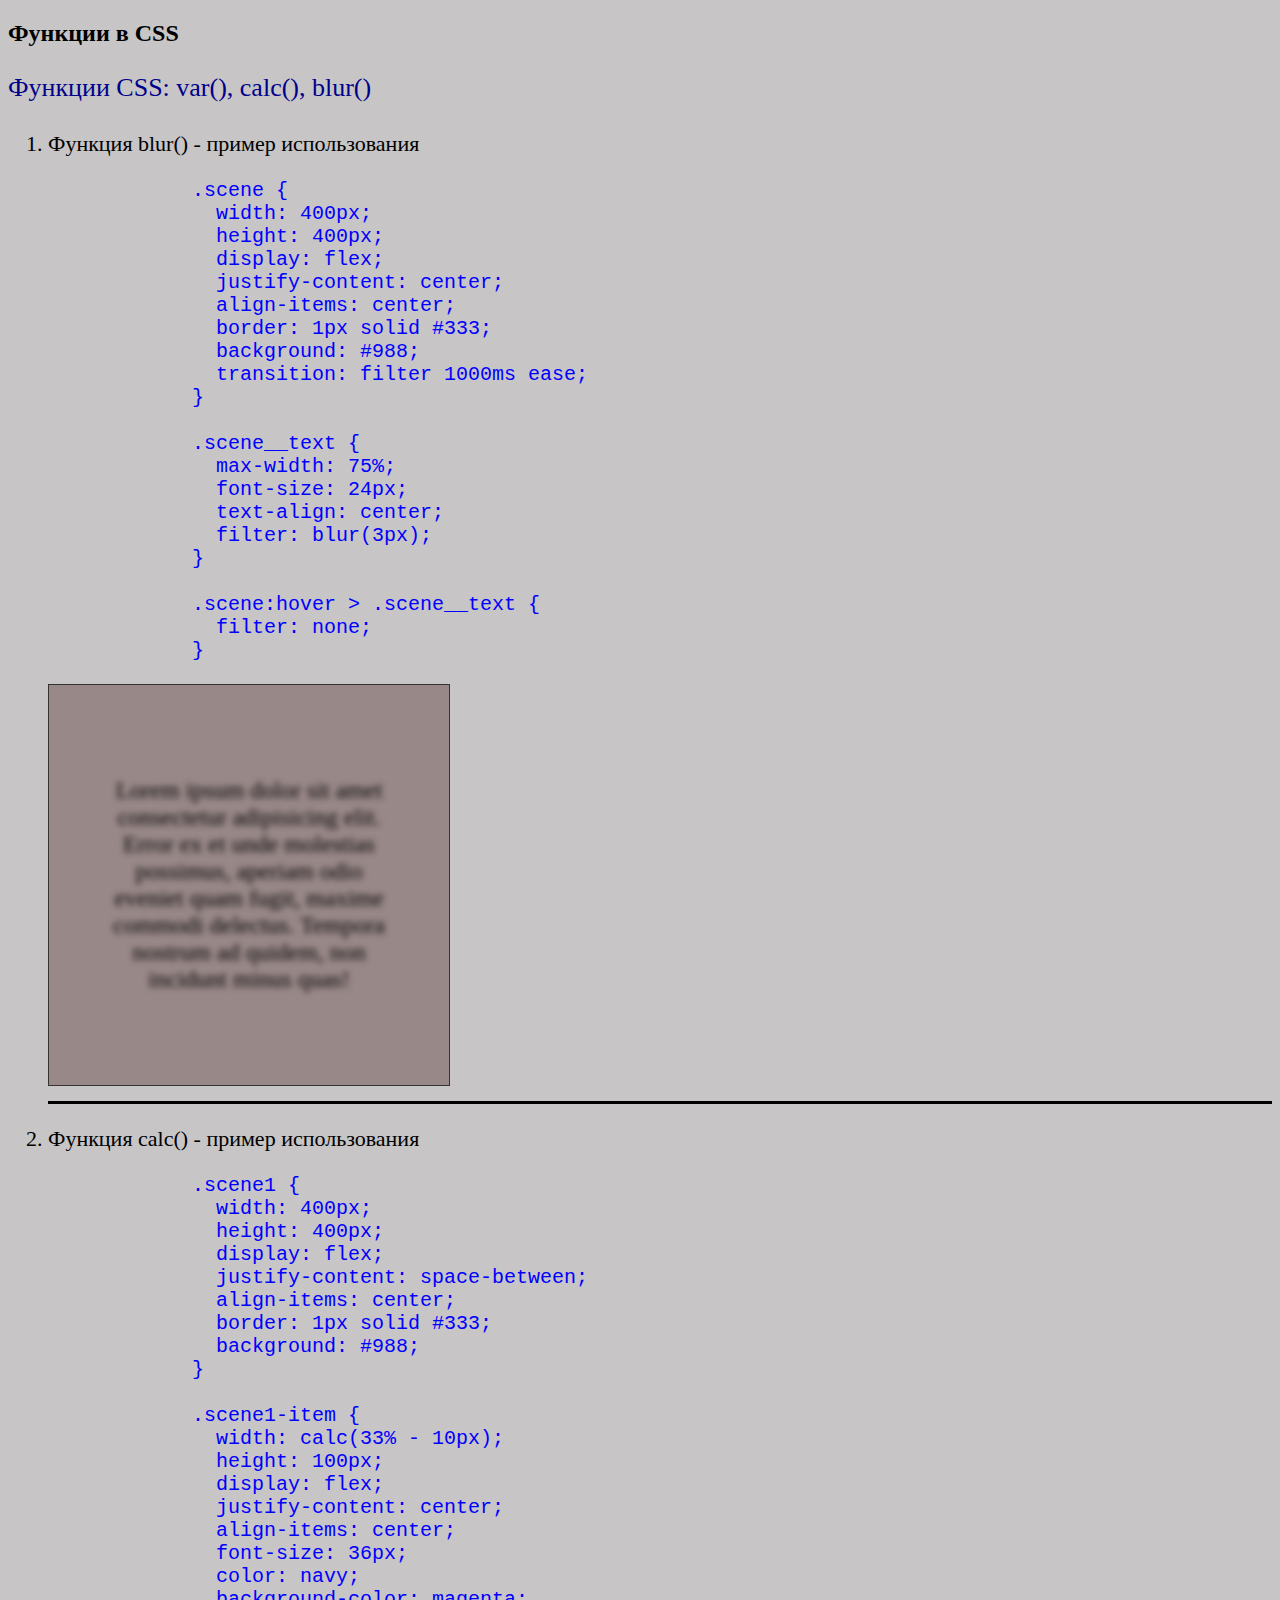
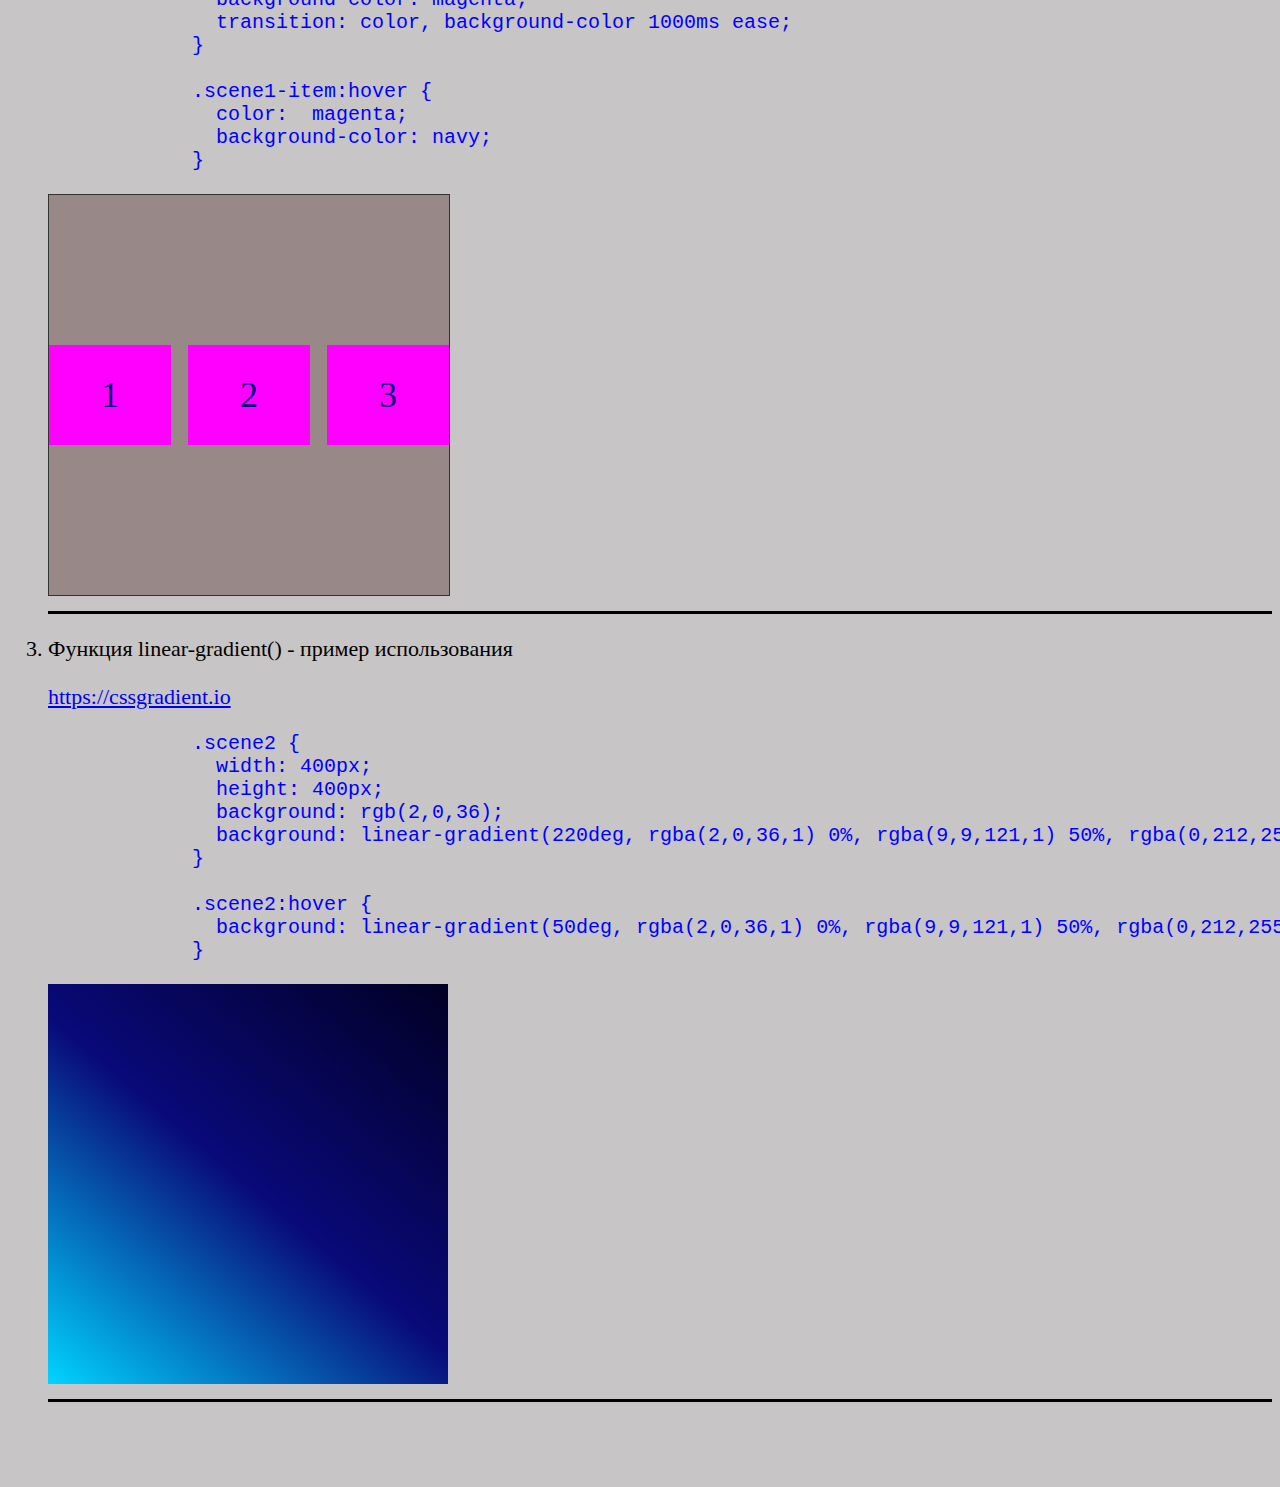
<file: Chapters/CSS_Functions/css_finctions.html>
<!DOCTYPE html>
<html lang="en">
<head>
  <meta charset="UTF-8">
  <meta name="viewport" content="width=device-width, initial-scale=1.0">
  <title>CSS_Functions</title>
  <link rel="stylesheet" href="../../CSS/main.css">
  <link rel="stylesheet" href="./css_functions.css">
</head>
<body>
  <div class="container">
    <h2 class="chapter_header">Функции в CSS</h2>
    <p class="chapter_description">
      Функции CSS: var(), calc(), blur()
    </p>
    <ol>
      <li class="chapter_element_item">
        <p>
          Функция blur() - пример использования
          <p></p>
          <pre>
            .scene {
              width: 400px;
              height: 400px;
              display: flex;
              justify-content: center;
              align-items: center;
              border: 1px solid #333;
              background: #988;
              transition: filter 1000ms ease;
            }

            .scene__text {
              max-width: 75%;
              font-size: 24px;
              text-align: center;
              filter: blur(3px);
            }

            .scene:hover > .scene__text {
              filter: none;
            }</pre>
        </p>
        <div class="scene">
          <p class="scene__text">
            Lorem ipsum dolor sit amet consectetur adipisicing elit.
            Error ex et unde molestias possimus, aperiam odio eveniet quam fugit,
            maxime commodi delectus. Tempora nostrum ad quidem, non incidunt minus quas!
          </p>
        </div>
      </li>

      <li class="chapter_element_item">
        <p>
          Функция calc() - пример использования
          <p></p>
          <pre>
            .scene1 {
              width: 400px;
              height: 400px;
              display: flex;
              justify-content: space-between;
              align-items: center;
              border: 1px solid #333;
              background: #988;
            }

            .scene1-item {
              width: calc(33% - 10px);
              height: 100px;
              display: flex;
              justify-content: center;
              align-items: center;
              font-size: 36px;
              color: navy;
              background-color: magenta;
              transition: color, background-color 1000ms ease;
            }

            .scene1-item:hover {
              color:  magenta;
              background-color: navy;
            }</pre>
        </p>
        <div class="scene1">
          <div class="scene1-item">1</div>
          <div class="scene1-item">2</div>
          <div class="scene1-item">3</div>
        </div>
      </li>

      <li class="chapter_element_item">
        <p>
          Функция linear-gradient() - пример использования
         <p><a href="https://cssgradient.io" target="_blank">https://cssgradient.io</a></p>
          <pre>
            .scene2 {
              width: 400px;
              height: 400px;
              background: rgb(2,0,36);
              background: linear-gradient(220deg, rgba(2,0,36,1) 0%, rgba(9,9,121,1) 50%, rgba(0,212,255,1) 100%);
            }

            .scene2:hover {
              background: linear-gradient(50deg, rgba(2,0,36,1) 0%, rgba(9,9,121,1) 50%, rgba(0,212,255,1) 100%);
            }</pre>
        </p>
        <div class="scene2">
        </div>
      </li>
    </ol>
  </div>
</body>
</html>
</file>
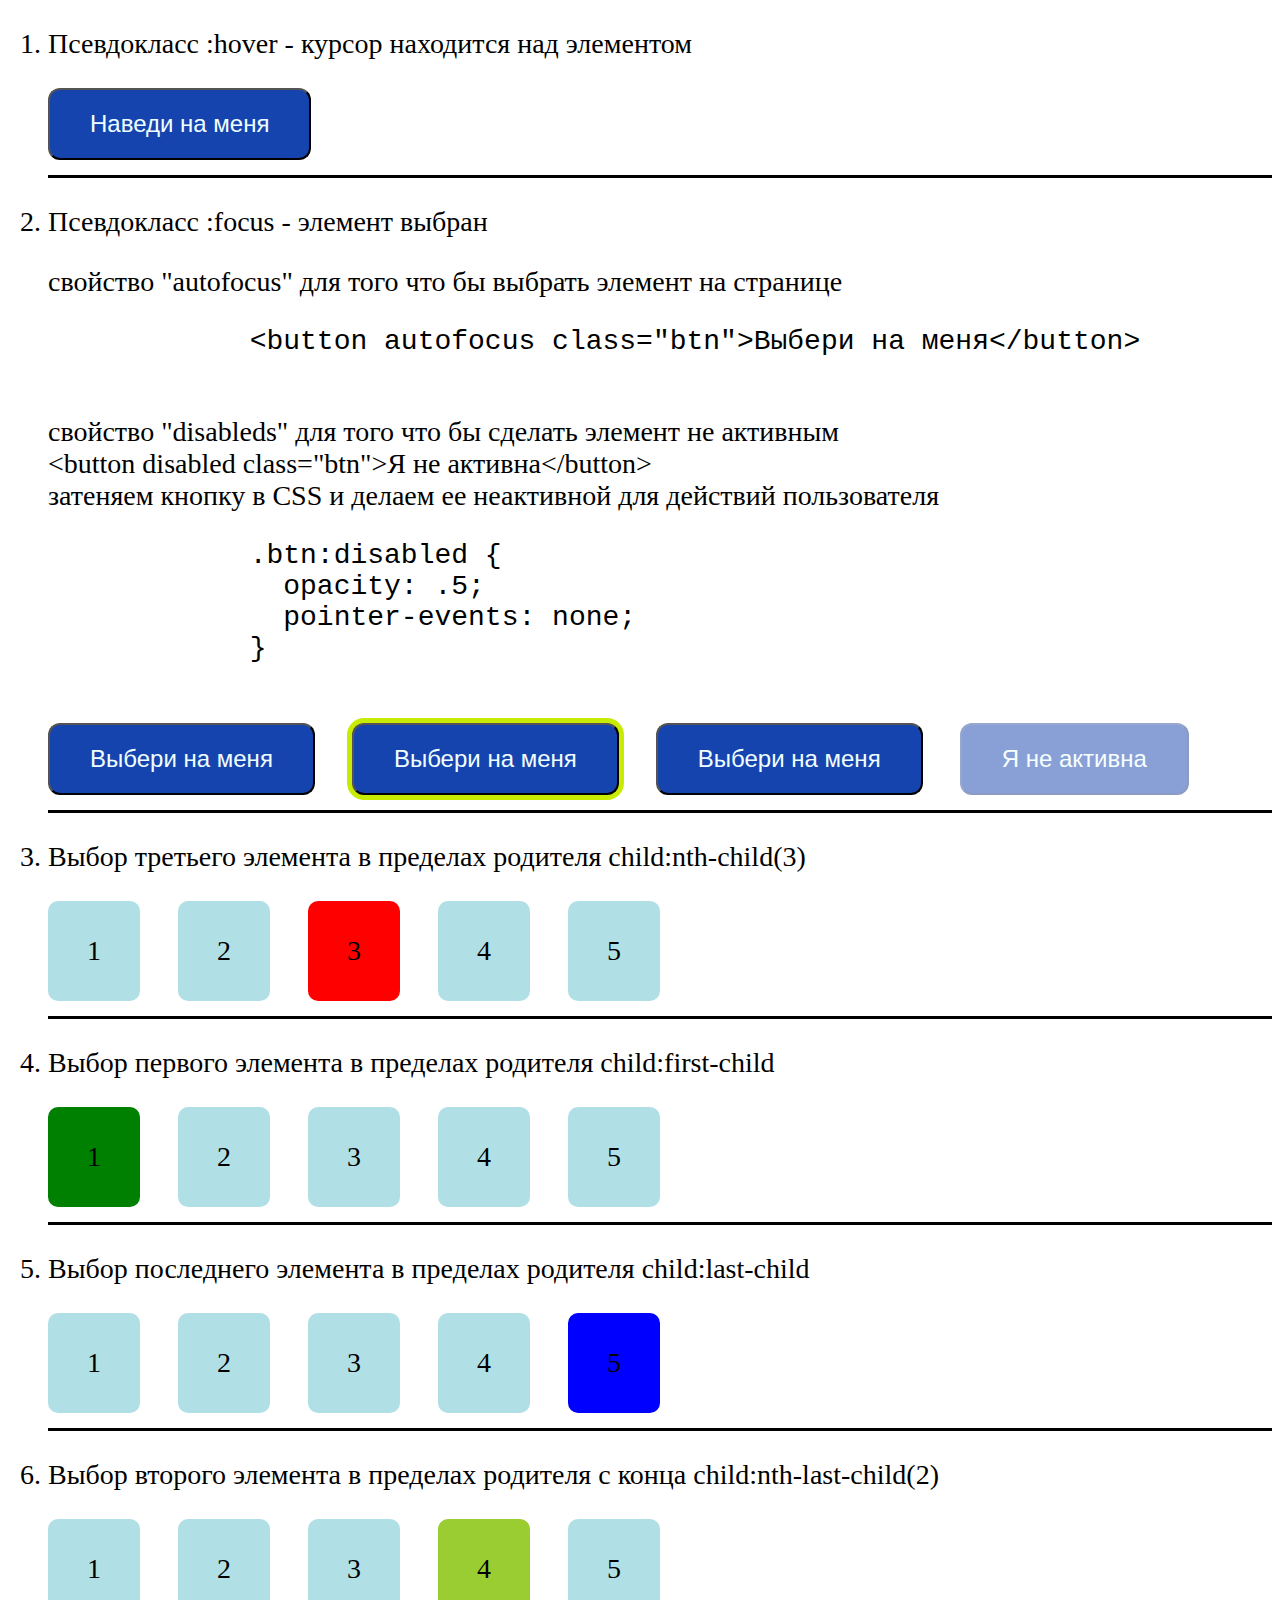
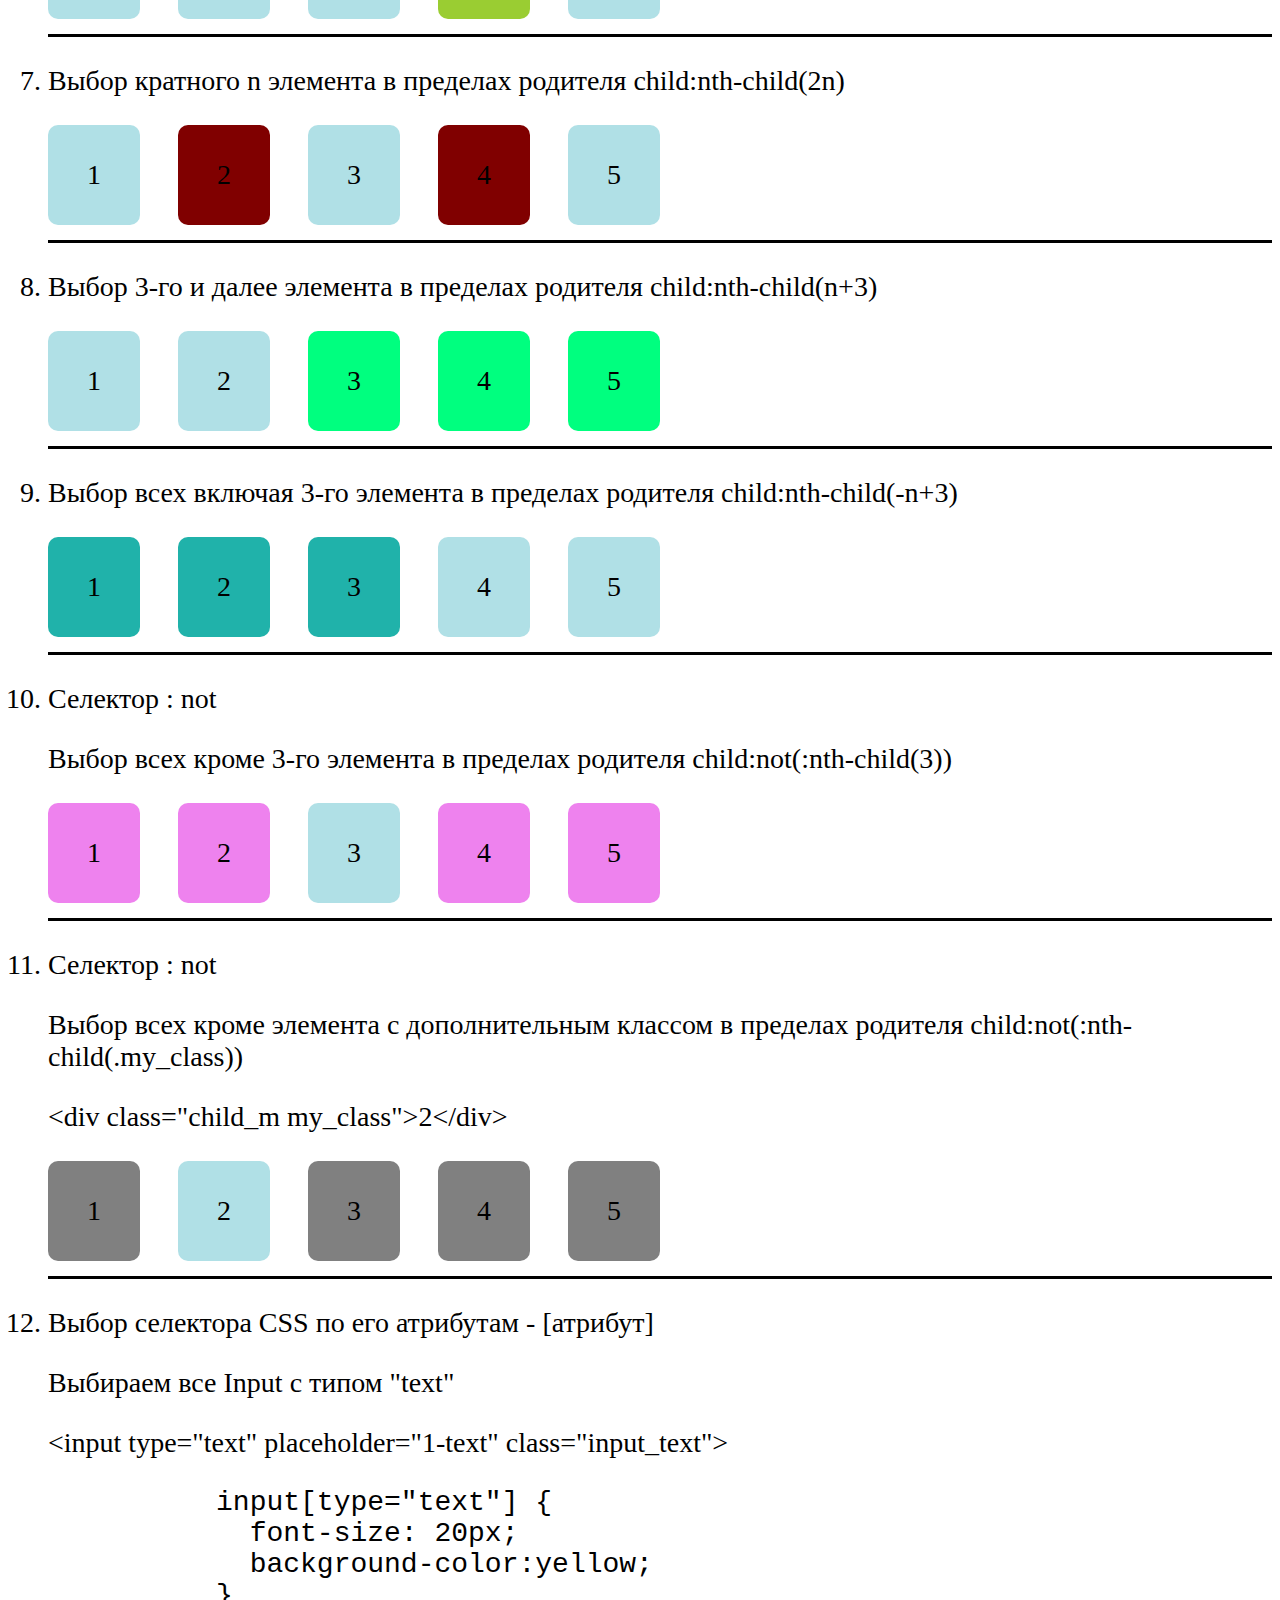
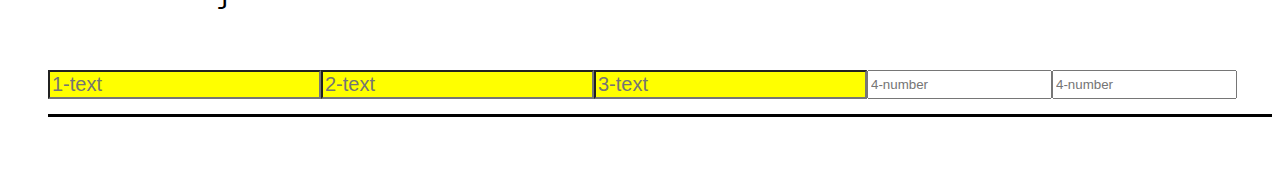
<file: Chapters/CSS_pseudo-classes/css_pseudo-classes.html>
<!DOCTYPE html>
<html lang="en">
<head>
  <meta charset="UTF-8">
  <meta name="viewport" content="width=device-width, initial-scale=1.0">
  <title>CSS Pseudo-Classes</title>
  <link rel="stylesheet" href="./css_pseudo-classes.css">
</head>
<body>
  <div class="container">
    <ol>
      <li class="chapter_element_item">
        <p>Псевдокласс :hover - курсор находится над элементом</p>
        <button class="btn">Наведи на меня</button>
      </li>

      <li class="chapter_element_item">
        <p>Псевдокласс :focus - элемент выбран</p>
        <p>свойство "autofocus" для того что бы выбрать элемент на странице
          <pre>
            &lt;button autofocus class="btn"&gt;Выбери на меня&lt;/button&gt;
          </pre>
        </p>
        <p>свойство "disableds" для того что бы сделать элемент не активным <br>
          &lt;button disabled class="btn"&gt;Я не активна&lt;/button&gt; <br>
           затеняем кнопку в CSS и делаем ее неактивной для действий пользователя
           <pre>
            .btn:disabled {
              opacity: .5;
              pointer-events: none;
            }
           </pre>

        </p>
        <button class="btn">Выбери на меня</button>
        <button autofocus class="btn">Выбери на меня</button>
        <button class="btn">Выбери на меня</button>
        <button disabled class="btn">Я не активна</button>
      </li>
      <li class="chapter_element_item">
        <p> Выбор третьего элемента в пределах родителя child:nth-child(3)</p>
        <div class="parent">
          <div class="child">1</div>
          <div class="child">2</div>
          <div class="child">3</div>
          <div class="child">4</div>
          <div class="child">5</div>
        </div>
      </li>
      <li class="chapter_element_item">
        <p> Выбор первого элемента в пределах родителя child:first-child</p>
        <div class="parent">
          <div class="child_f">1</div>
          <div class="child_f">2</div>
          <div class="child_f">3</div>
          <div class="child_f">4</div>
          <div class="child_f">5</div>
        </div>
      </li>
      <li class="chapter_element_item">
        <p> Выбор последнего элемента в пределах родителя child:last-child</p>
        <div class="parent">
          <div class="child_l">1</div>
          <div class="child_l">2</div>
          <div class="child_l">3</div>
          <div class="child_l">4</div>
          <div class="child_l">5</div>
        </div>
      </li>
      <li class="chapter_element_item">
        <p> Выбор второго элемента в пределах родителя с конца child:nth-last-child(2)</p>
        <div class="parent">
          <div class="child_ll">1</div>
          <div class="child_ll">2</div>
          <div class="child_ll">3</div>
          <div class="child_ll">4</div>
          <div class="child_ll">5</div>
        </div>
      </li>
      <li class="chapter_element_item">
        <p> Выбор кратного n элемента в пределах родителя child:nth-child(2n)</p>
        <div class="parent">
          <div class="child_n">1</div>
          <div class="child_n">2</div>
          <div class="child_n">3</div>
          <div class="child_n">4</div>
          <div class="child_n">5</div>
        </div>
      </li>
      <li class="chapter_element_item">
        <p> Выбор 3-го и далее элемента в пределах родителя child:nth-child(n+3)</p>
        <div class="parent">
          <div class="child_nn">1</div>
          <div class="child_nn">2</div>
          <div class="child_nn">3</div>
          <div class="child_nn">4</div>
          <div class="child_nn">5</div>
        </div>
      </li>
      <li class="chapter_element_item">
        <p> Выбор всех включая 3-го элемента в пределах родителя child:nth-child(-n+3)</p>
        <div class="parent">
          <div class="child_nnn">1</div>
          <div class="child_nnn">2</div>
          <div class="child_nnn">3</div>
          <div class="child_nnn">4</div>
          <div class="child_nnn">5</div>
        </div>
      </li>
      <li class="chapter_element_item">
        <p>Селектор : not</p>
        <p> Выбор всех кроме 3-го элемента в пределах родителя child:not(:nth-child(3))</p>
        <div class="parent">
          <div class="child_m">1</div>
          <div class="child_m">2</div>
          <div class="child_m">3</div>
          <div class="child_m">4</div>
          <div class="child_m">5</div>
        </div>
      </li>
      <li class="chapter_element_item">
        <p>Селектор : not</p>
        <p> Выбор всех кроме элемента c дополнительным классом в пределах родителя child:not(:nth-child(.my_class))</p>
        <p> &lt;div class="child_m  my_class"&gt;2&lt;/div&gt; </p>
        <div class="parent">
          <div class="child_mm">1</div>
          <div class="child_mm my_class">2</div>
          <div class="child_mm">3</div>
          <div class="child_mm">4</div>
          <div class="child_mm">5</div>
        </div>
      </li>
      <li class="chapter_element_item">
        <p>Выбор селектора CSS по его атрибутам - [атрибут] </p>
        <p>Выбираем все Input с типом "text" </p>
        <p>&lt;input type="text" placeholder="1-text" class="input_text"&gt;</p>
        <pre>
          input[type="text"] {
            font-size: 20px;
            background-color:yellow;
          }
        </pre>
        <div class="parent">
          <input type="text" placeholder="1-text" class="input_text">
          <input type="text" placeholder="2-text" class="input_text">
          <input type="text" placeholder="3-text" class="input_text my_input">
          <input type="number" placeholder="4-number" class="input_number">
          <input type="number" placeholder="4-number" class="input_number">
        </div>
      </li>
    </ol>
  </div>

</body>
</html>
</file>
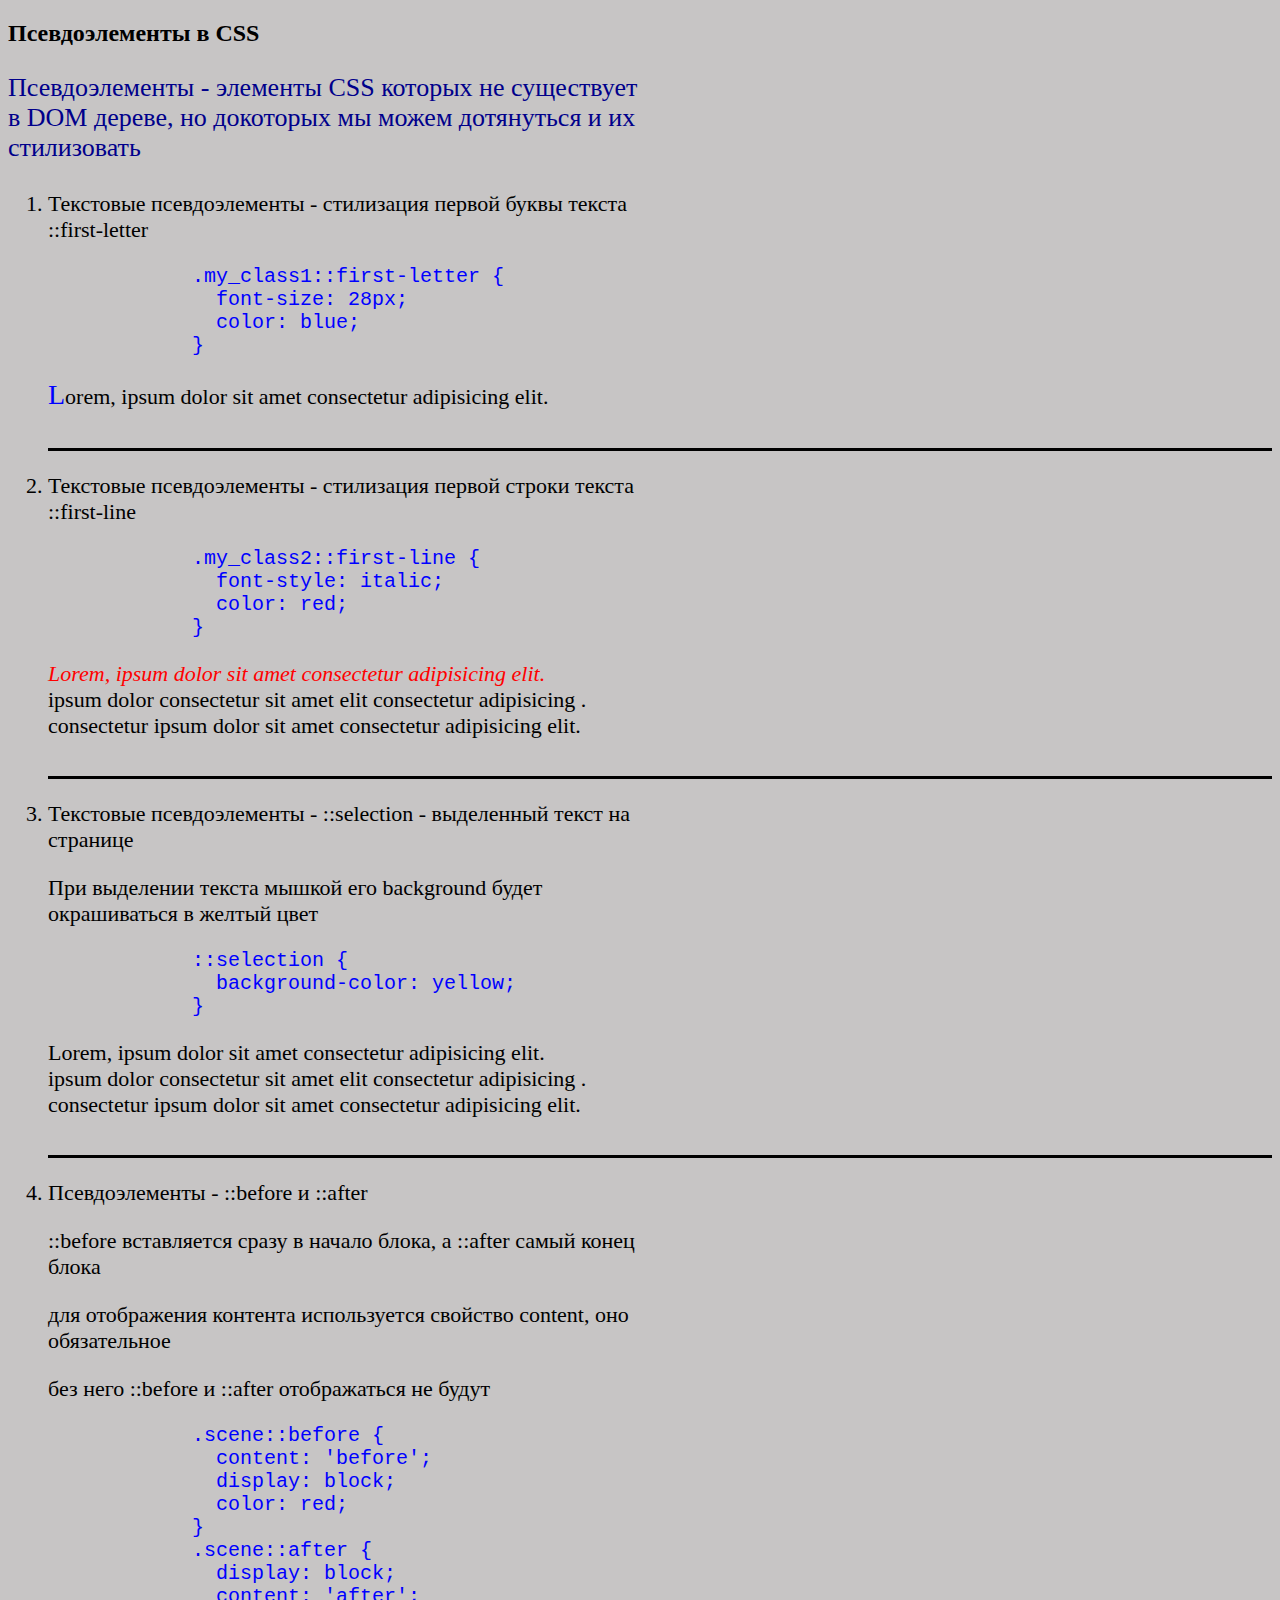
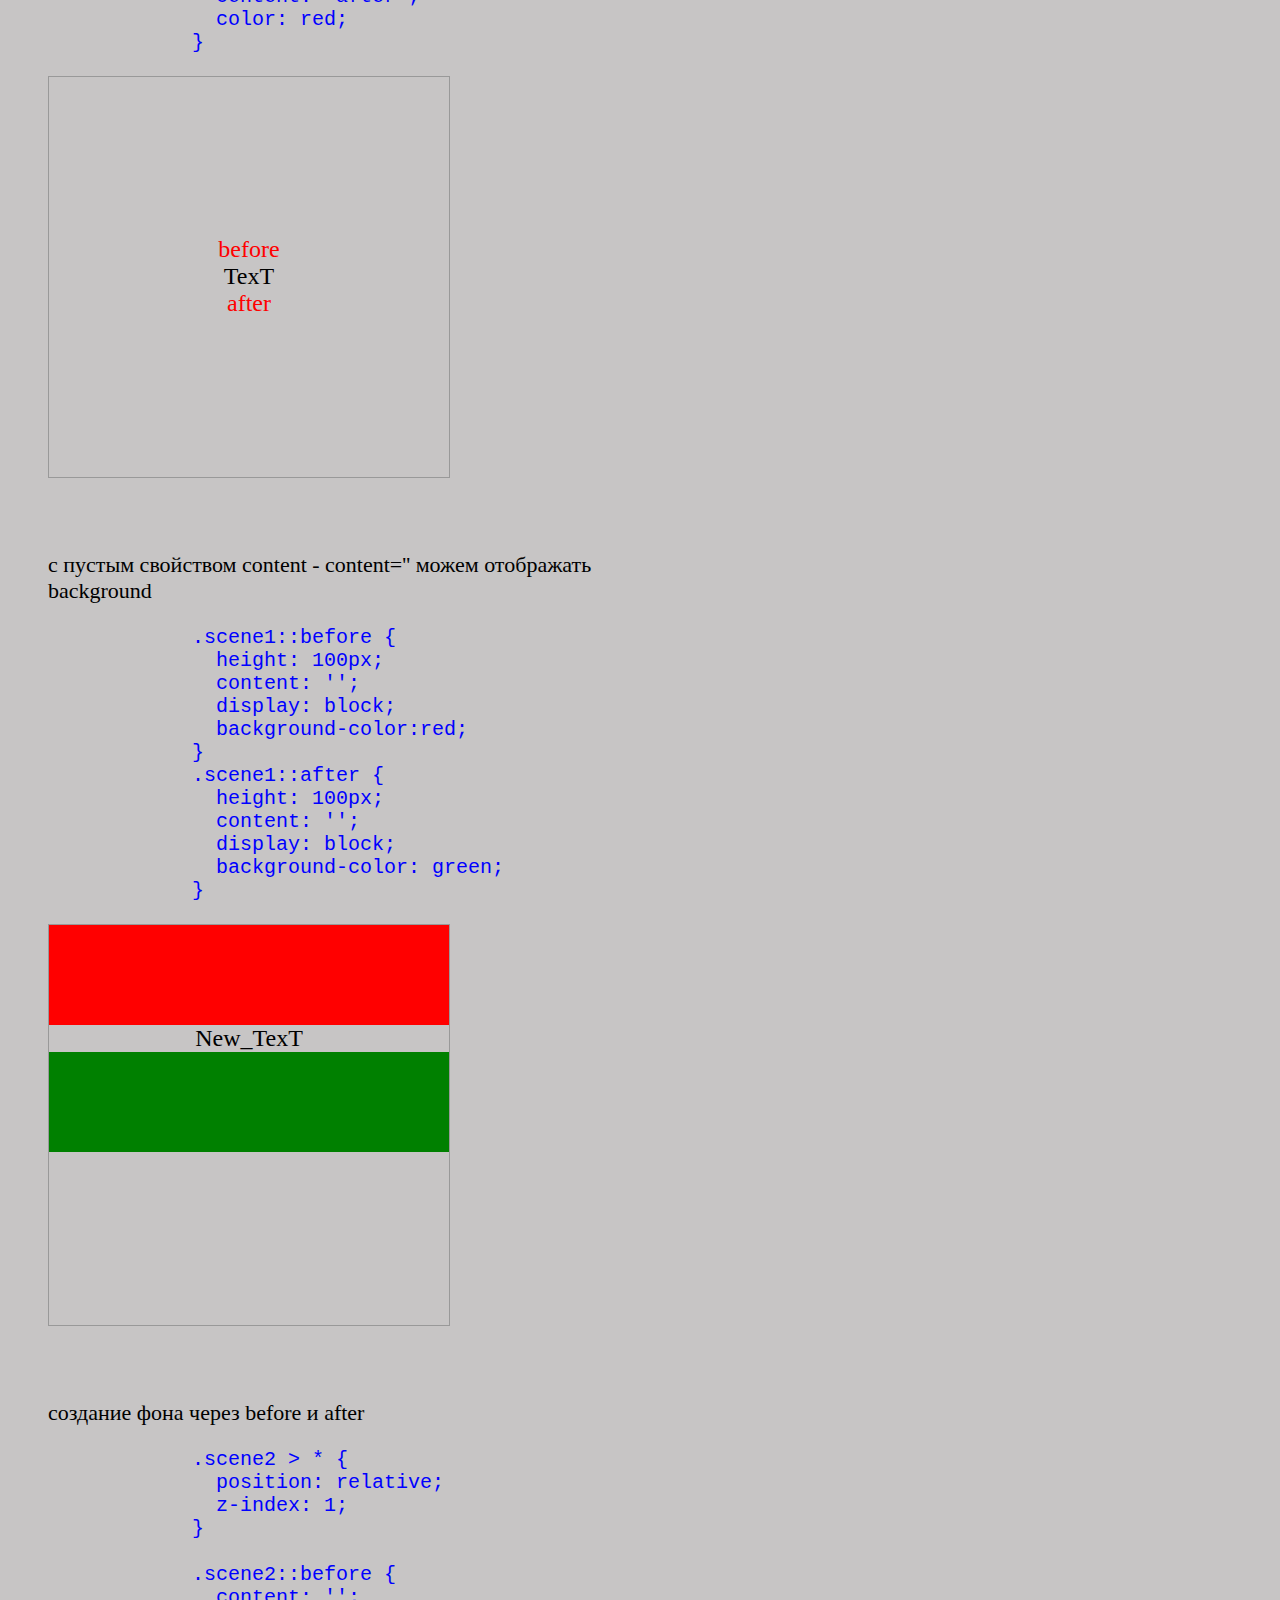
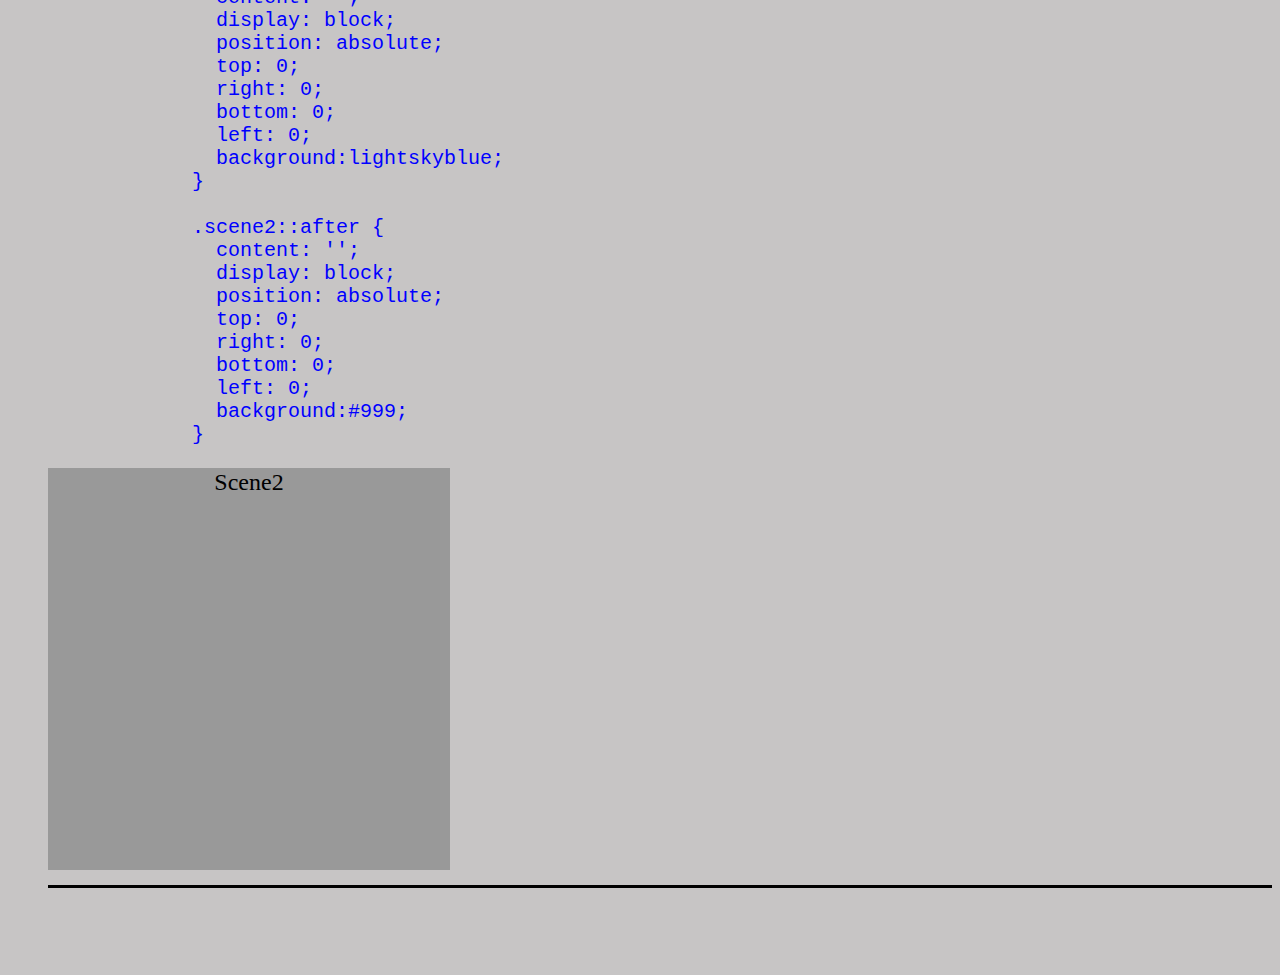
<file: Chapters/CSS_Pseudo_Elements/pseudo_elements.html>
<!DOCTYPE html>
<html lang="en">
<head>
  <meta charset="UTF-8">
  <meta name="viewport" content="width=device-width, initial-scale=1.0">
  <title>CSS_Selectors</title>
  <link rel="stylesheet" href="../../CSS/main.css">
  <link rel="stylesheet" href="./pseudo_elements.css">
</head>
<body>
  <div class="container">
    <h2 class="chapter_header">Псевдоэлементы в CSS</h2>
    <p class="chapter_description">
      Псевдоэлементы - элементы CSS которых не существует в DOM дереве,
      но докоторых мы можем дотянуться и их стилизовать
    </p>
    <ol>
      <li class="chapter_element_item">
        <p>
          Текстовые псевдоэлементы - стилизация первой буквы текста ::first-letter
          <p></p>
          <pre>
            .my_class1::first-letter {
              font-size: 28px;
              color: blue;
            }</pre>
        </p>
        <p class="my_class1">Lorem, ipsum dolor sit amet consectetur adipisicing elit. </p>
      </li>

      <li class="chapter_element_item">
        <p>
          Текстовые псевдоэлементы - стилизация первой строки текста ::first-line
          <pre>
            .my_class2::first-line {
              font-style: italic;
              color: red;
            }</pre>
        </p>
        <p class="my_class2">
          Lorem, ipsum dolor sit amet consectetur adipisicing elit.
          <br>
          ipsum dolor consectetur sit amet elit consectetur adipisicing .
          <br>
          consectetur ipsum dolor sit amet consectetur adipisicing elit.
         </p>
      </li>

      <li class="chapter_element_item">
        <p>
          Текстовые псевдоэлементы - ::selection - выделенный текст на странице
          <p>При выделении текста мышкой его background будет окрашиваться в желтый цвет</p>
          <pre>
            ::selection {
              background-color: yellow;
            }</pre>
        </p>
        <p>
          Lorem, ipsum dolor sit amet consectetur adipisicing elit.
          <br>
          ipsum dolor consectetur sit amet elit consectetur adipisicing .
          <br>
          consectetur ipsum dolor sit amet consectetur adipisicing elit.
         </p>
      </li>

      <li class="chapter_element_item">
        <p>
          Псевдоэлементы - ::before и ::after
          <p>::before вставляется сразу в начало блока, a ::after самый конец блока </p>
          <p>для отображения контента используется свойство content, оно обязательное </p>
          <p>без него ::before и ::after отображаться не будут</p>
          <pre>
            .scene::before {
              content: 'before';
              display: block;
              color: red;
            }
            .scene::after {
              display: block;
              content: 'after';
              color: red;
            }</pre>
        </p>
        <div class="scene">
          <div>TexT</div>
        </div>

        <br>
        <br>
        <p>c пустым свойством content - content='' можем отображать background
          <pre>
            .scene1::before {
              height: 100px;
              content: '';
              display: block;
              background-color:red;
            }
            .scene1::after {
              height: 100px;
              content: '';
              display: block;
              background-color: green;
            }</pre>
        </p>
        <div class="scene1">
          <div>New_TexT</div>
        </div>

        <br>
        <br>
        <p>создание фона через before и after
          <pre>
            .scene2 &gt; * {
              position: relative;
              z-index: 1;
            }

            .scene2::before {
              content: '';
              display: block;
              position: absolute;
              top: 0;
              right: 0;
              bottom: 0;
              left: 0;
              background:lightskyblue;
            }

            .scene2::after {
              content: '';
              display: block;
              position: absolute;
              top: 0;
              right: 0;
              bottom: 0;
              left: 0;
              background:#999;
            }</pre>
        </p>
        <div class="scene2">
          <div>Scene2</div>
        </div>
      </li>

    </ol>
  </div>
</body>
</html>
</file>
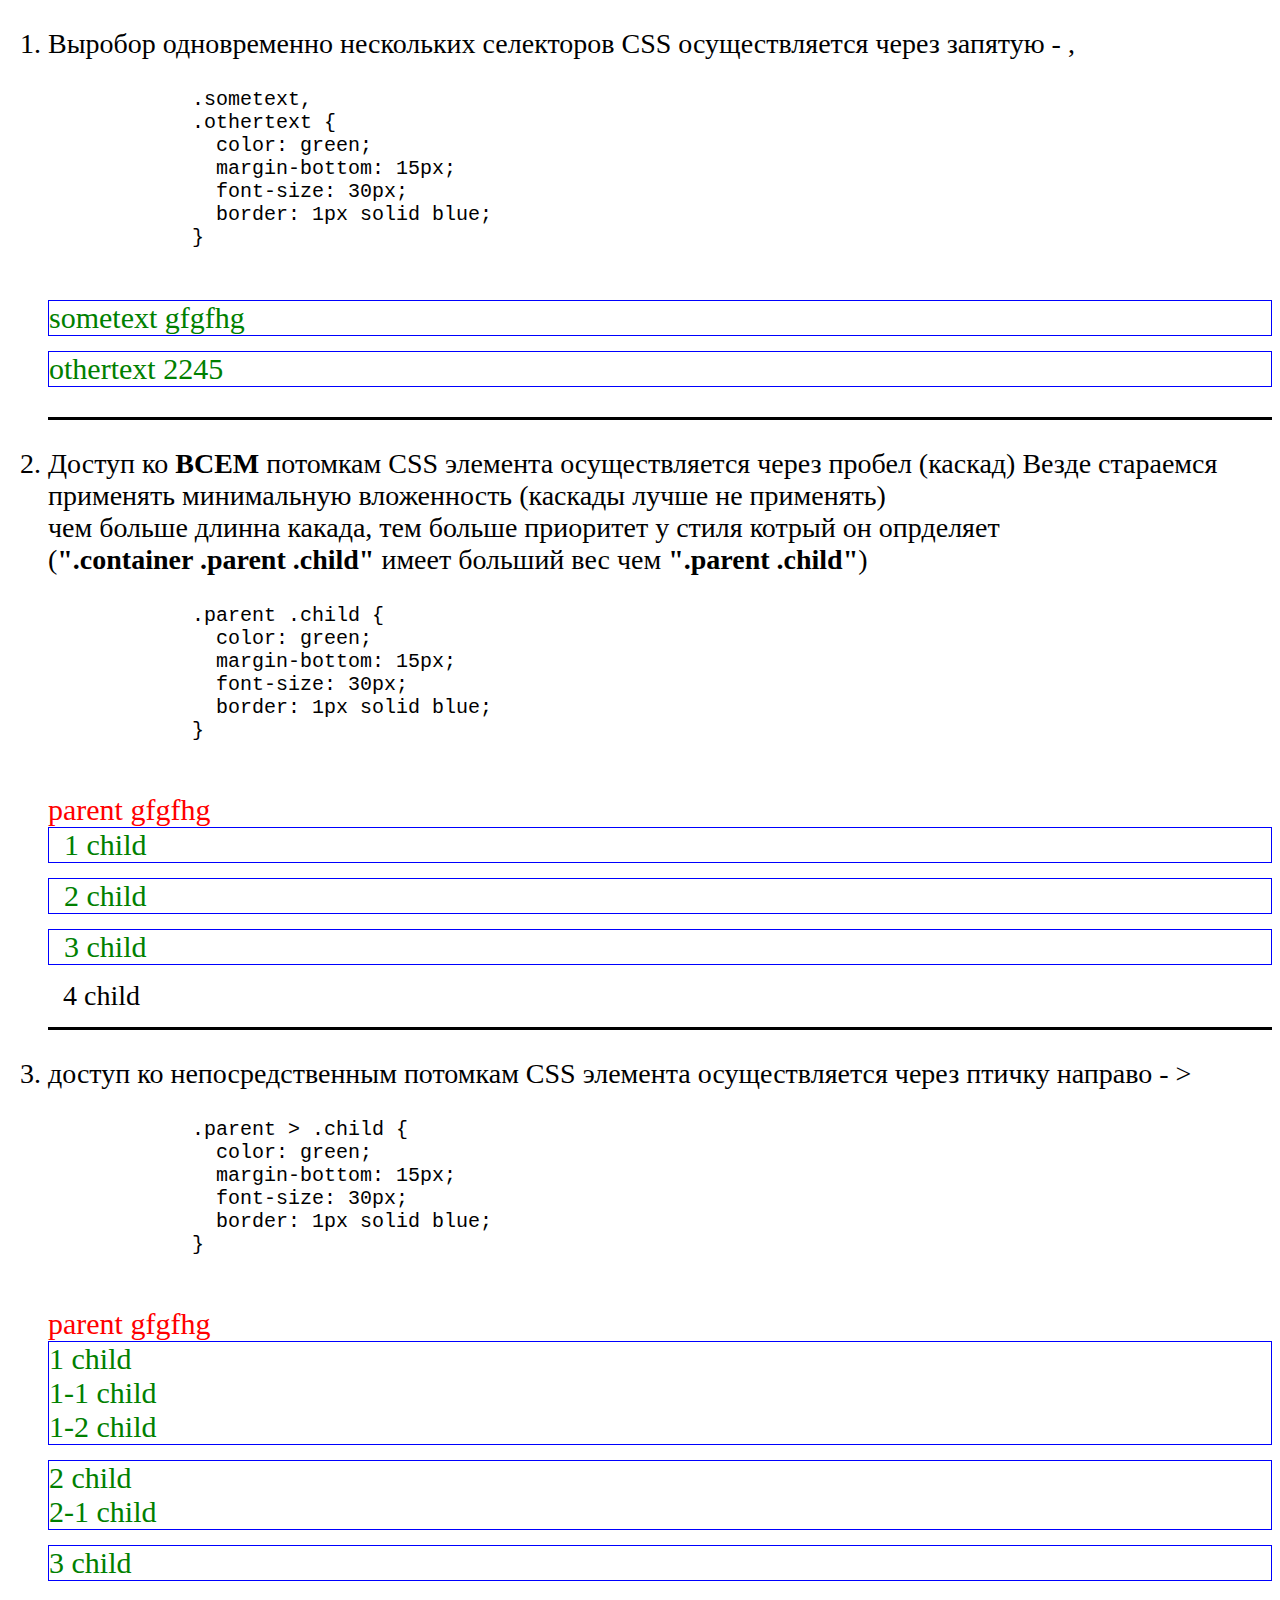
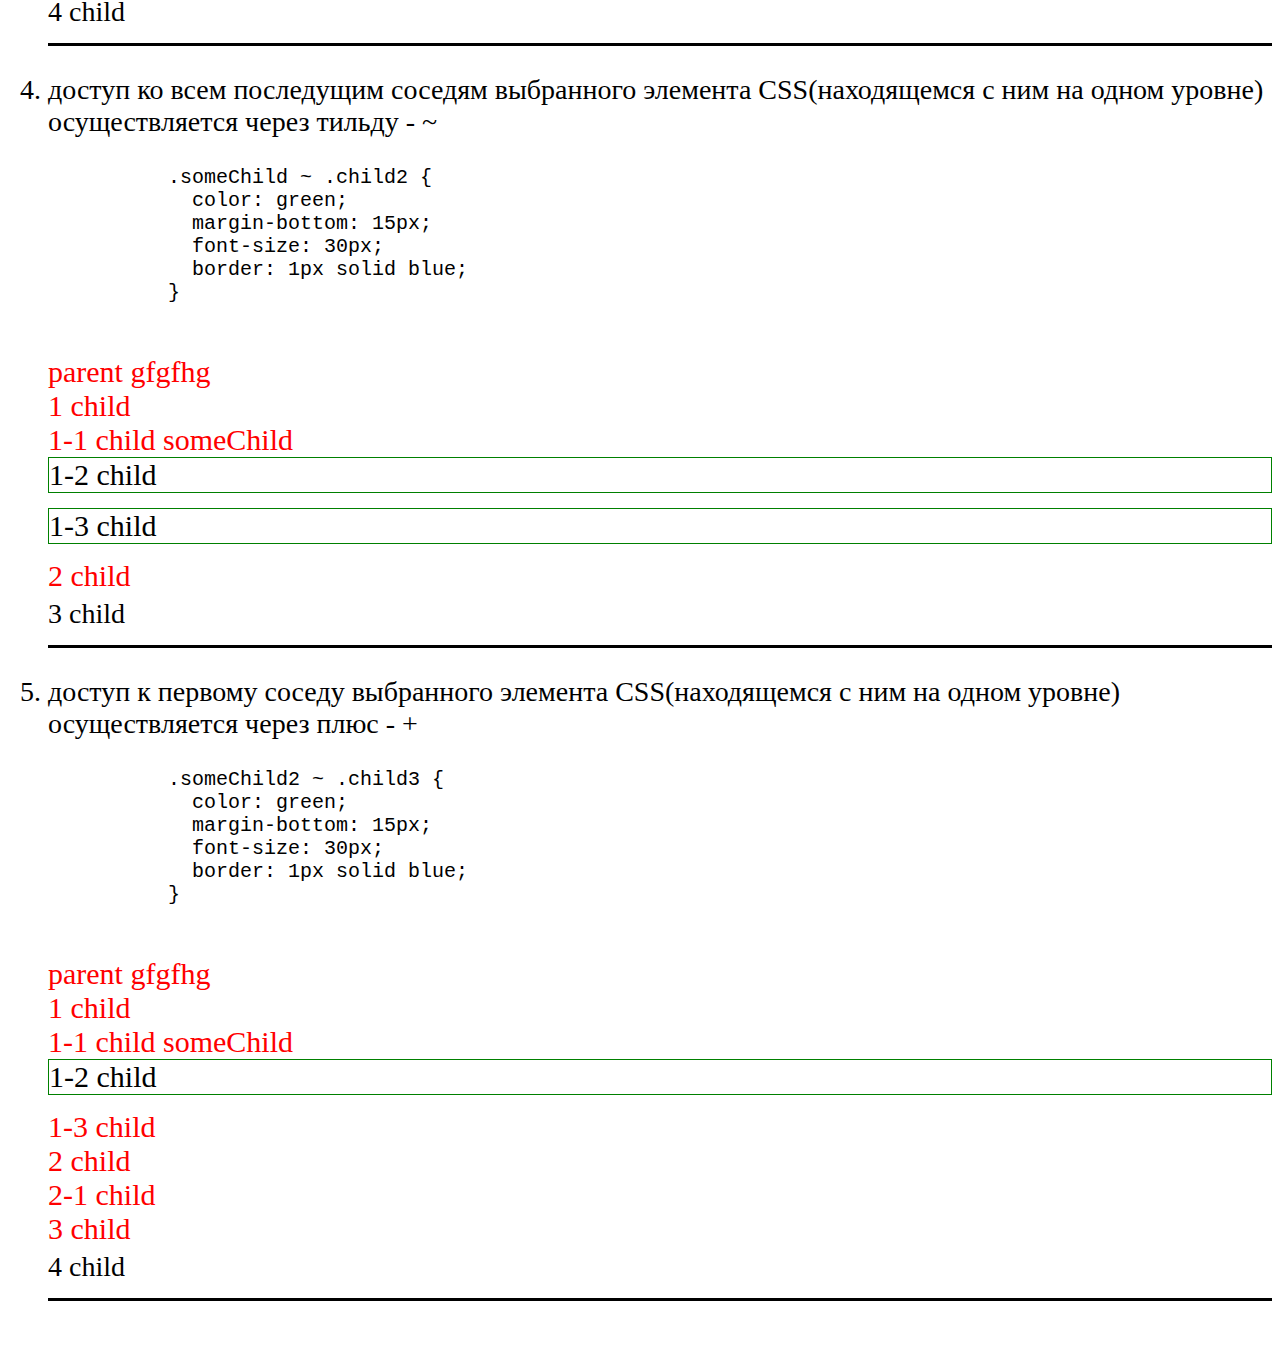
<file: Chapters/CSS_Selectors/css_selectors.html>
<!DOCTYPE html>
<html lang="en">
<head>
  <meta charset="UTF-8">
  <meta name="viewport" content="width=device-width, initial-scale=1.0">
  <title>CSS_Selectors</title>
  <link rel="stylesheet" href="./css_selectors.css">
</head>
<body>
  <div class="container">
    <ol>
      <li class="chapter_element_item">
        <p>
          Выробор одновременно нескольких селекторов CSS осуществляется через запятую - ,
          <pre>
            .sometext,
            .othertext {
              color: green;
              margin-bottom: 15px;
              font-size: 30px;
              border: 1px solid blue;
            }
          </pre>
        </p>
        <div class="sometext">sometext gfgfhg</div>
        <div class="othertext">othertext 2245</div>
      </li>

      <li class="chapter_element_item">
        <p>
          Доступ ко <strong>ВСЕМ</strong>  потомкам CSS элемента осуществляется через пробел (каскад)
          Везде стараемся применять минимальную вложенность (каскады лучше не применять)
          <br>
          чем больше длинна какада, тем больше приоритет у стиля котрый он опрделяет
          <br>
          (<strong>".container .parent .child"</strong> имеет больший вес чем <strong>".parent .child"</strong>)
          <pre>
            .parent .child {
              color: green;
              margin-bottom: 15px;
              font-size: 30px;
              border: 1px solid blue;
            }
          </pre>
        </p>
        <div class="parent">parent gfgfhg
          <div class="child">1 child</div>
          <div class="child">2 child</div>
          <div class="child">3 child</div>
        </div>
        <div class="child">4 child</div>
      </li>

      <li class="chapter_element_item">
        <p>
          доступ ко непосредственным потомкам CSS элемента осуществляется через птичку направо - &gt;
          <pre>
            .parent &gt .child {
              color: green;
              margin-bottom: 15px;
              font-size: 30px;
              border: 1px solid blue;
            }
          </pre>
        </p>
        <div class="parent">parent gfgfhg
          <div class="child1">1 child
            <div class="child1">1-1 child</div>
            <div class="child1">1-2 child</div>
          </div>
          <div class="child1">2 child
            <div class="child1">2-1 child</div>
          </div>
          <div class="child1">3 child</div>
        </div>
        <div class="child1">4 child</div>
      </li>

    <li class="chapter_element_item">
      <p>
        доступ ко всем последущим соседям выбранного элемента CSS(находящемся с ним на одном уровне)
        осуществляется через тильду - ~
        <pre>
          .someChild ~ .child2 {
            color: green;
            margin-bottom: 15px;
            font-size: 30px;
            border: 1px solid blue;
          }
        </pre>
      </p>

      <div class="parent">parent gfgfhg
        <div class="child2">1 child
          <div class="child2 someChild">1-1 child someChild</div>
          <div class="child2">1-2 child</div>
          <div class="child2">1-3 child</div>
        </div>
        <div class="child2">2 child</div>
      </div>
      <div class="child2">3 child</div>
    </li>

    <li class="chapter_element_item">
      <p>
        доступ к первому соседу выбранного элемента CSS(находящемся с ним на одном уровне)
        осуществляется через плюс - +
        <pre>
          .someChild2 ~ .child3 {
            color: green;
            margin-bottom: 15px;
            font-size: 30px;
            border: 1px solid blue;
          }
        </pre>
      </p>

      <div class="parent">parent gfgfhg
        <div class="child3">1 child
          <div class="child3 someChild2">1-1 child someChild</div>
          <div class="child3">1-2 child</div>
          <div class="child3">1-3 child</div>
        </div>
        <div class="child3">2 child
          <div class="child3">2-1 child</div>
        </div>
        <div class="child3">3 child</div>
      </div>
      <div class="child3">4 child</div>
    </li>
  </ol>

  </div>
</body>
</html>
</file>
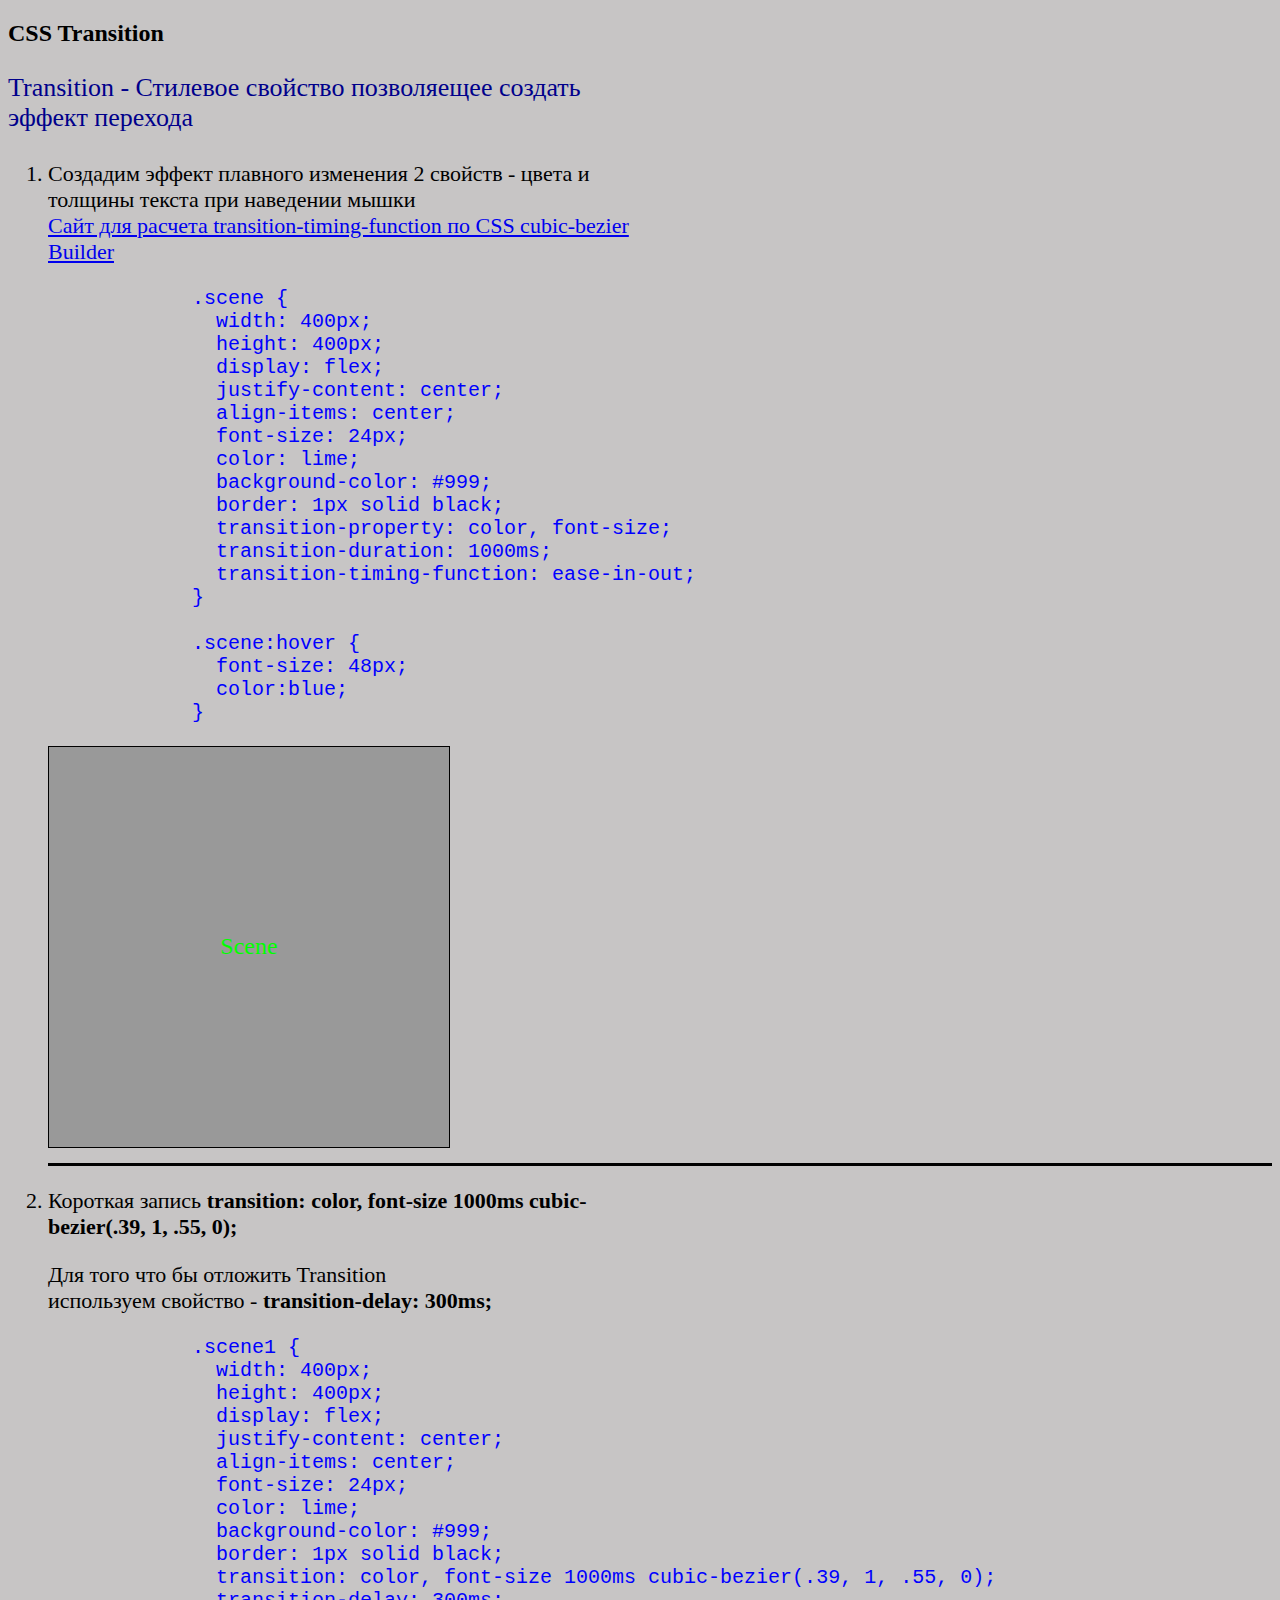
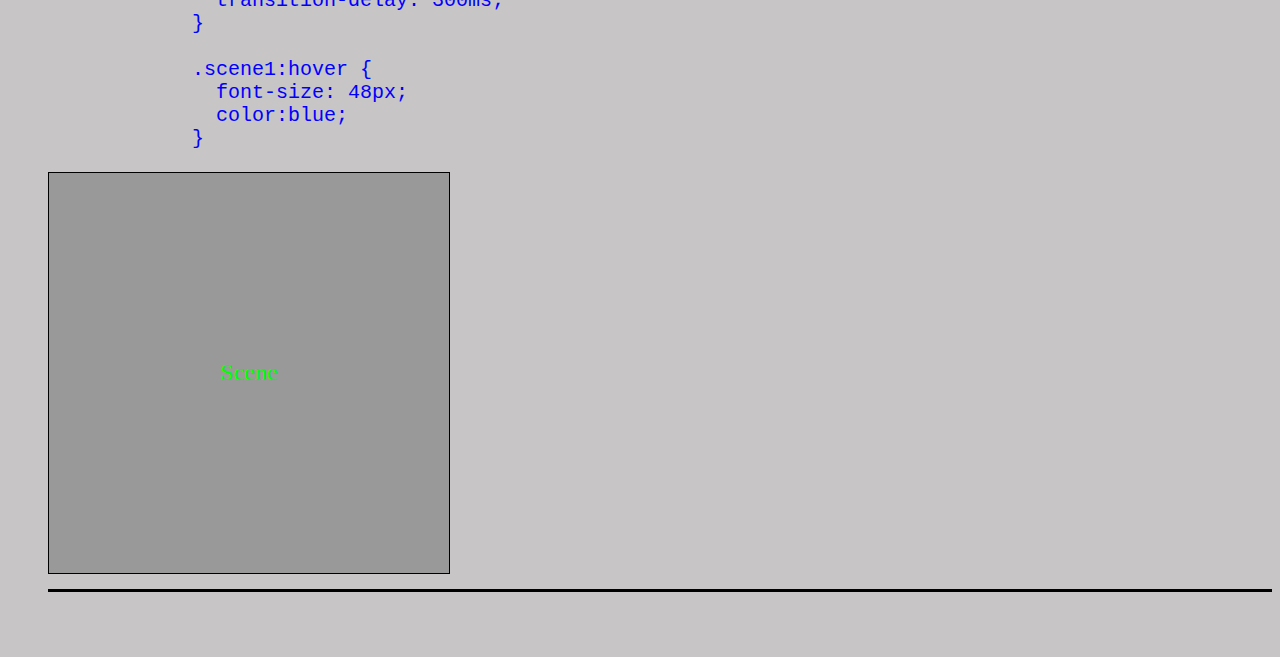
<file: Chapters/CSS_Transition/css_transition.html>
<!DOCTYPE html>
<html lang="en">
<head>
  <meta charset="UTF-8">
  <meta name="viewport" content="width=device-width, initial-scale=1.0">
  <title>CSS_Selectors</title>
  <link rel="stylesheet" href="../../CSS/main.css">
  <link rel="stylesheet" href="./css_transition.css">
</head>
<body>
  <div class="container">
    <h2 class="chapter_header">CSS Transition</h2>
    <p class="chapter_description">
      Transition - Стилевое свойство позволяещее создать эффект перехода
    </p>
    <ol>
      <li class="chapter_element_item">
        <p>
          Создадим эффект плавного изменения 2 свойств  - цвета и толщины текста при наведении мышки
          <br>
          <a href="http://www.roblaplaca.com/examples/bezierBuilder/">Сайт для расчета transition-timing-function по CSS cubic-bezier Builder </a>
          <pre>
            .scene {
              width: 400px;
              height: 400px;
              display: flex;
              justify-content: center;
              align-items: center;
              font-size: 24px;
              color: lime;
              background-color: #999;
              border: 1px solid black;
              transition-property: color, font-size;
              transition-duration: 1000ms;
              transition-timing-function: ease-in-out;
            }

            .scene:hover {
              font-size: 48px;
              color:blue;
            }</pre>
        </p>
        <div class="scene">
          <div class="">Scene</div>
        </div>
      </li>

      <li class="chapter_element_item">
        <p>
          Короткая запись <strong>transition: color, font-size 1000ms cubic-bezier(.39, 1, .55, 0);</strong>
          <br>
          <p>Для того что бы отложить Transition
            <br> используем свойство - <strong>transition-delay: 300ms;</strong> </p>
          <pre>
            .scene1 {
              width: 400px;
              height: 400px;
              display: flex;
              justify-content: center;
              align-items: center;
              font-size: 24px;
              color: lime;
              background-color: #999;
              border: 1px solid black;
              transition: color, font-size 1000ms cubic-bezier(.39, 1, .55, 0);
              transition-delay: 300ms;
            }

            .scene1:hover {
              font-size: 48px;
              color:blue;
            }</pre>
        </p>
        <div class="scene1">
          <div class="">Scene</div>
        </div>
      </li>
    </ol>
  </div>
</body>
</html>
</file>
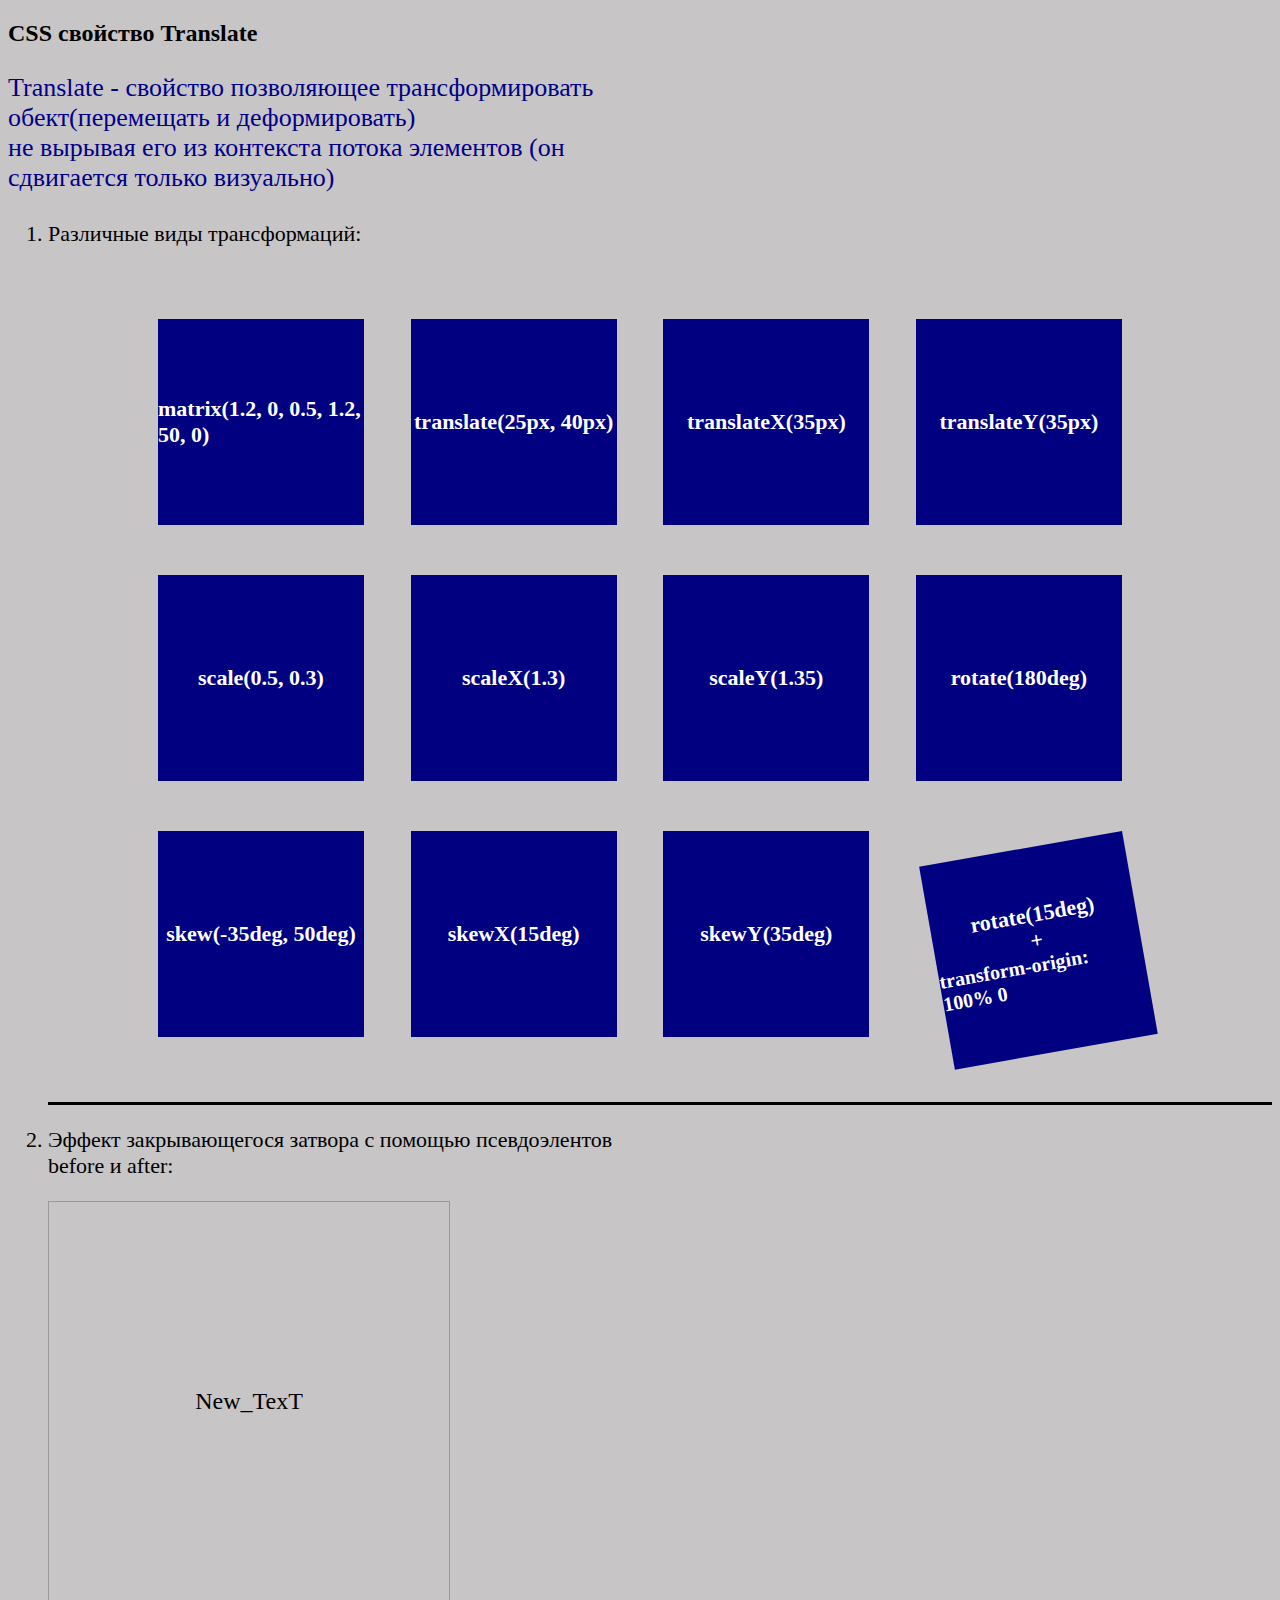
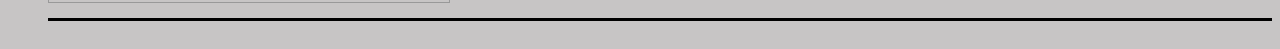
<file: Chapters/CSS_Translate/css_translate.html>
<!DOCTYPE html>
<html lang="en">
<head>
  <meta charset="UTF-8">
  <meta name="viewport" content="width=device-width, initial-scale=1.0">
  <title>CSS_Selectors</title>
  <link rel="stylesheet" href="../../CSS/main.css">
  <link rel="stylesheet" href="./css_translate.css">
</head>
<body>
  <div class="container">
    <h2 class="chapter_header">CSS свойство Translate</h2>
    <p class="chapter_description">
      Translate - свойство позволяющее трансформировать обект(перемещать и деформировать)
      <br>
      не вырывая его из контекста потока элементов (он сдвигается только визуально)
    </p>
    <ol>
      <li class="chapter_element_item">
        <p>
          Различные виды трансформаций:
          <p></p>
          <!-- <pre>
            .my_class1::first-letter {
              font-size: 28px;
              color: blue;
            }</pre> -->
        </p>
        <div class="scene">
          <div class="element element_matrix">matrix(1.2, 0, 0.5, 1.2, 50, 0)</div>
          <div class="element element_translate">translate(25px, 40px)</div>
          <div class="element element_translateX">translateX(35px)</div>
          <div class="element element_translateY">translateY(35px)</div>
          <div class="element element_scale">scale(0.5, 0.3)</div>
          <div class="element element_scaleX">scaleX(1.3)</div>
          <div class="element element_scaleY">scaleY(1.35)</div>
          <div class="element element_rotate">rotate(180deg)</div>
          <div class="element element_skew">skew(-35deg, 50deg)</div>
          <div class="element element_skewX">skewX(15deg)</div>
          <div class="element element_skewY">skewY(35deg)</div>
          <div class="element element_rotate_origin">
            <div>rotate(15deg)</div>
            <div>+</div>
            <div style="font-size: 20px;">transform-origin: 100% 0</div>
          </div>
        </div>
      </li>

      <li class="chapter_element_item">
        <p>
          Эффект закрывающегося затвора с помощью псевдоэлентов before и after:
        </p>
        <div class="scene2">
          <div>New_TexT</div>
        </div>
      </li>


    </ol>
  </div>


</body>
</html>
</file>
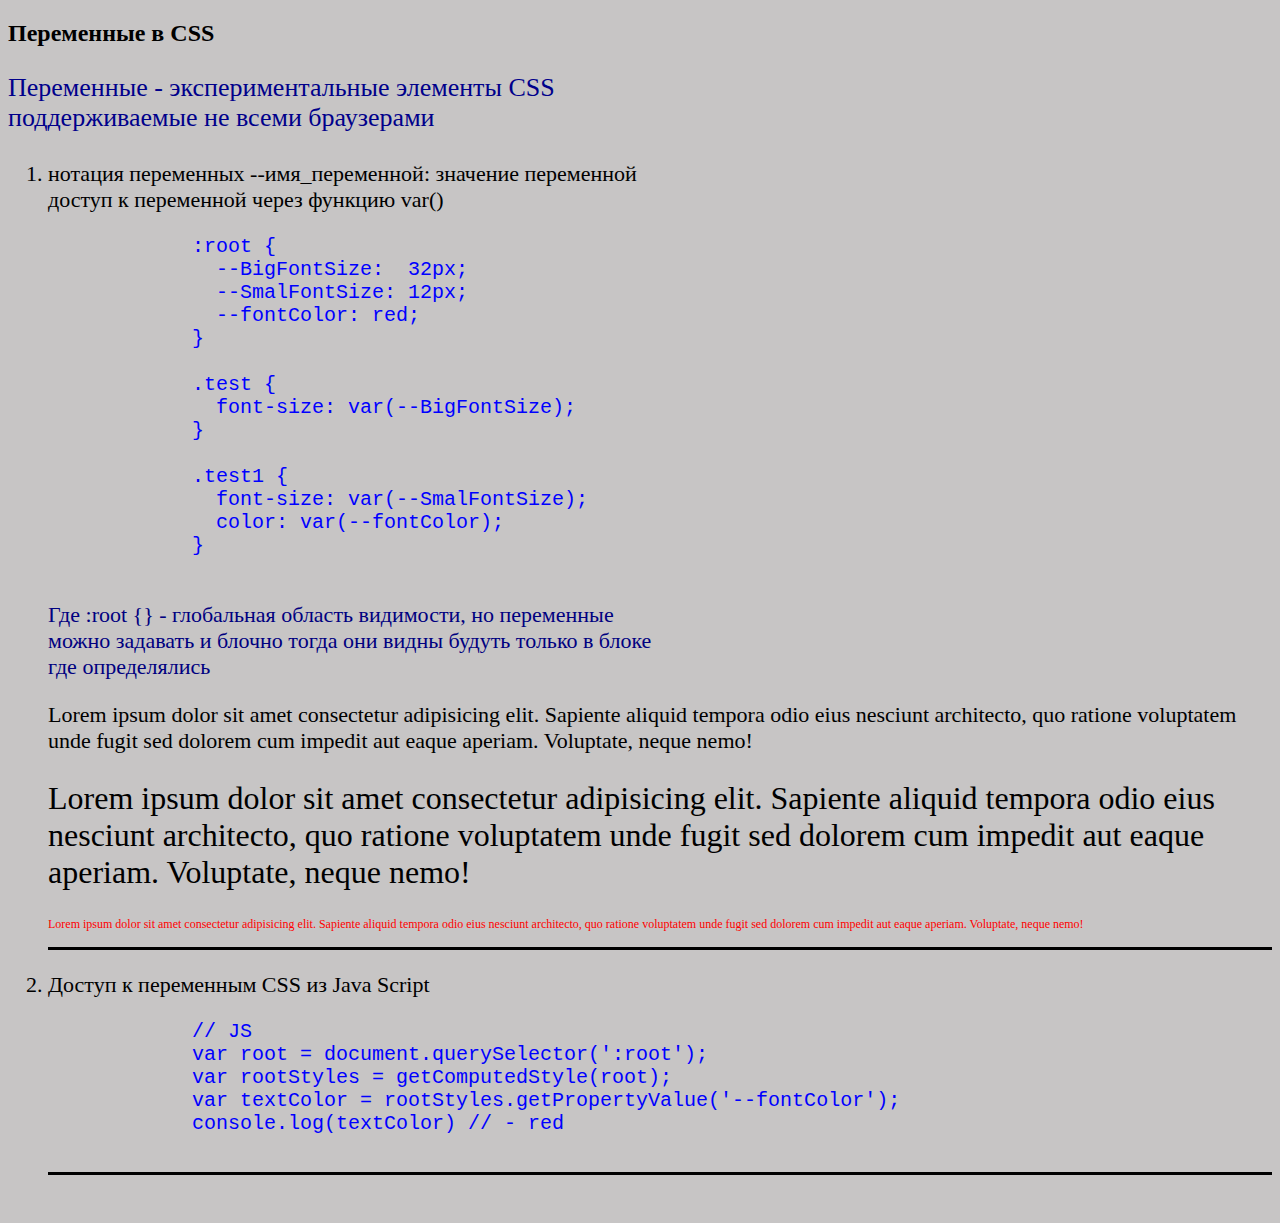
<file: Chapters/CSS_variable/css_var.html>
<!DOCTYPE html>
<html lang="en">
<head>
  <meta charset="UTF-8">
  <meta name="viewport" content="width=device-width, initial-scale=1.0">
  <title>CSS_Selectors</title>
  <link rel="stylesheet" href="../../CSS/main.css">
  <link rel="stylesheet" href="./css_var.css">
  <script defer src="./css_var.js"></script>
</head>
<body>
  <div class="container">
    <h2 class="chapter_header">Переменные в CSS</h2>
    <p class="chapter_description">
      Переменные - экспериментальные элементы CSS поддерживаемые не всеми браузерами
    </p>
    <ol>
      <li class="chapter_element_item">
        <p>
          нотация переменных --имя_переменной: значение переменной
          <br>
          доступ к переменной через функцию var()
          <pre>
            :root {
              --BigFontSize:  32px;
              --SmalFontSize: 12px;
              --fontColor: red;
            }

            .test {
              font-size: var(--BigFontSize);
            }

            .test1 {
              font-size: var(--SmalFontSize);
              color: var(--fontColor);
            }
          </pre>
          <p style="color: navy">
            Где <span>:root {} </span> - глобальная область видимости, но переменные можно задавать и блочно
            тогда они видны будуть только в блоке где определялись
          </p>
        </p>
        <div >Lorem ipsum dolor sit amet consectetur adipisicing elit. Sapiente aliquid tempora odio
              eius nesciunt architecto, quo ratione voluptatem unde fugit sed dolorem cum impedit
              aut eaque aperiam. Voluptate, neque nemo!
        </div>
        <br>
        <div class="test">Lorem ipsum dolor sit amet consectetur adipisicing elit. Sapiente aliquid tempora odio
          eius nesciunt architecto, quo ratione voluptatem unde fugit sed dolorem cum impedit
          aut eaque aperiam. Voluptate, neque nemo!
        </div>
        <br>
        <div class="test1">Lorem ipsum dolor sit amet consectetur adipisicing elit. Sapiente aliquid tempora odio
          eius nesciunt architecto, quo ratione voluptatem unde fugit sed dolorem cum impedit
          aut eaque aperiam. Voluptate, neque nemo!
        </div>
      </li>

      <li class="chapter_element_item">
        <p>
           Доступ к переменным CSS из Java Script
          <p></p>
          <pre>
            // JS
            var root = document.querySelector(':root');
            var rootStyles = getComputedStyle(root);
            var textColor = rootStyles.getPropertyValue('--fontColor');
            console.log(textColor) // - red</pre>
        </p>
      </li>
    </ol>
  </div>
</body>
</html>
</file>
<file: CSS/main.css>
body {
  background-color:#c7c5c5;
}
ol {
  font-size: 28px;
}

pre {
  margin-top: 15px;
  margin-bottom: 15px;
  font-size: 20px;
  color: blue;
}

.high_lite {
  background-color:lightgreen;
}


.chapter_element_item {
  font-size: 22px;
  padding-bottom: 15px;
  border-bottom: 3px solid #000;
}

.html_chapter_item,
.css_chapter_item,
.js_chapter_item {
  font-size: 22px;
  padding-bottom: 15px;
}

p{
  max-width: 50%;
}

.chapter_description {
  color: darkblue;
  font-size: 26px;
}

.sections_list,
.section_item_header {
  padding-right: 15px;
  color: blue;
  font-size: 24px;
}

.chapter_item_link {
  font-size: 24px;
}
</file>
<file: CSS_Selectors/main.css>
ol {
  font-size: 28px;
}

pre {
  font-size: 20px;
}

li {
  padding-bottom: 15px;
  border-bottom: 3px solid #000;
}
.sometext,
.othertext {
  color: green;
  margin-bottom: 15px;
  font-size: 30px;
  border: 1px solid blue;
}
.parent {
  color: red;
  font-size: 30px;
  margin-bottom: 5px;
}
.child {
  padding-left: 15px;
}
.parent .child {
  color: green;
  margin-bottom: 15px;
  font-size: 30px;
  border: 1px solid blue;
}

.parent > .child1 {
  color: green;
  margin-bottom: 15px;
  font-size: 30px;
  border: 1px solid blue;
}

.someChild ~ .child2 {
  color: black;
  margin-bottom: 15px;
  font-size: 30px;
  border: 1px solid green;
}

.someChild2 + .child3 {
  color: black;
  margin-bottom: 15px;
  font-size: 30px;
  border: 1px solid green;
}
</file>
<file: Fonts/css/main.css>
@font-face {
  font-family: 'ditedregular';
  src: url('../fonts/dited-webfont.woff2') format('woff2'),
       url('../fonts/dited-webfont.woff') format('woff');
  font-weight: normal;
  font-style: normal;
}

h1 {
  font-size: 32px;
  color:#1bbb0d;
}

ol {
  color:#0a3e9e;
  font-size: 28px;
}

li {
  border-bottom: 1px solid #666;
  padding-bottom: 15px;
  }

p {
color: #1f1c1c;
font-size: 26px;
margin-bottom: 15px;
}

pre {
font-size: 20px;
}


.centeredText {
  text-align: center;
}

.container {
  max-width: 1200px;
  padding-left: 15px;
}

.linkToSource {
  display: block;
  font-size: 24px;
  margin-bottom: 15px;
}

.pictureForList {
  display: block;
  min-height: 50vh;
  background-repeat: no-repeat;
  background-position: center center;
  /* background-size: auto 100%; */
  background-color: transparent;
  background-size: contain;
}

.fontsload {
  background-image: url('../img/fonts_load.png');
}

.fontsSelectOption {
  background-image: url('../img/fonts_select_option.png');
}

.fontsConvert {
  background-image: url('../img/fonts_convert.png');
}

.fontsDownloaded {
  background-image: url('../img/fonts_downloaded.png');
}

.downloadWoffWoff2 {
  background-image: url('../img/downloadWoffWoff2.png');
}

.fontsInProject {
  background-image: url('../img/fontsInProject.png');
}

.pasteInToCSS {
  background-image: url('../img/pasteInToCSS.png');
}

.applyFonts {
  background-image: url('../img/applyFonts.png');
}

.testText {
  color: blue;
  font-family: 'ditedregular', sans-serif;
  font-size: 32px;
  line-height: 24px;
  padding-left: 50px;
  padding-right: 50px;
}
</file>
<file: Chapters/Convert_And_Add_Fonts/css/main.css>
@font-face {
  font-family: 'ditedregular';
  src: url('../fonts/dited-webfont.woff2') format('woff2'),
       url('../fonts/dited-webfont.woff') format('woff');
  font-weight: normal;
  font-style: normal;
}

h1 {
  font-size: 32px;
  color:#1bbb0d;
}

ol {
  color:#0a3e9e;
  font-size: 28px;
}

li {
  border-bottom: 1px solid #666;
  padding-bottom: 15px;
  }

p {
color: #1f1c1c;
font-size: 26px;
margin-bottom: 15px;
}

pre {
font-size: 20px;
}


.centeredText {
  text-align: center;
}

.container {
  max-width: 1200px;
  padding-left: 15px;
}

.linkToSource {
  display: block;
  font-size: 24px;
  margin-bottom: 15px;
}

.pictureForList {
  display: block;
  min-height: 50vh;
  background-repeat: no-repeat;
  background-position: center center;
  /* background-size: auto 100%; */
  background-color: transparent;
  background-size: contain;
}

.fontsload {
  background-image: url('../img/fonts_load.png');
}

.fontsSelectOption {
  background-image: url('../img/fonts_select_option.png');
}

.fontsConvert {
  background-image: url('../img/fonts_convert.png');
}

.fontsDownloaded {
  background-image: url('../img/fonts_downloaded.png');
}

.downloadWoffWoff2 {
  background-image: url('../img/downloadWoffWoff2.png');
}

.fontsInProject {
  background-image: url('../img/fontsInProject.png');
}

.pasteInToCSS {
  background-image: url('../img/pasteInToCSS.png');
}

.applyFonts {
  background-image: url('../img/applyFonts.png');
}

.testText {
  color: blue;
  font-family: 'ditedregular', sans-serif;
  font-size: 32px;
  line-height: 24px;
  padding-left: 50px;
  padding-right: 50px;
}
</file>
<file: Chapters/CSS_Functions/css_functions.css>
.scene {
  width: 400px;
  height: 400px;
  display: flex;
  justify-content: center;
  align-items: center;
  border: 1px solid #333;
  background: #988;
  transition: filter 1000ms ease;
}

.scene__text {
  max-width: 75%;
  font-size: 24px;
  text-align: center;
  filter: blur(3px);
}

.scene:hover > .scene__text {
  filter: none;
}

.scene1 {
  width: 400px;
  height: 400px;
  display: flex;
  justify-content: space-between;
  align-items: center;
  border: 1px solid #333;
  background: #988;
}

.scene1-item {
  width: calc(33% - 10px);
  height: 100px;
  display: flex;
  justify-content: center;
  align-items: center;
  font-size: 36px;
  color: navy;
  background-color: magenta;
  transition: color, background-color 1000ms ease;
}

.scene1-item:hover {
  color:  magenta;
  background-color: navy;
}

.scene2 {
  width: 400px;
  height: 400px;
  background: rgb(2,0,36);
  background: linear-gradient(220deg, rgba(2,0,36,1) 0%, rgba(9,9,121,1) 50%, rgba(0,212,255,1) 100%);
}

.scene2:hover {
  background: linear-gradient(50deg, rgba(2,0,36,1) 0%, rgba(9,9,121,1) 50%, rgba(0,212,255,1) 100%);
}
</file>
<file: Chapters/CSS_pseudo-classes/css_pseudo-classes.css>
ol {
  font-size: 28px;
}

li {
  padding-bottom: 15px;
  border-bottom: 3px solid #000;
}

.btn {
  margin-right: 30px;
  padding: 20px 40px;
  color: azure;
  font-size: 24px;
  background-color: #1644af;
  border-radius: 12px;
}

.btn:hover {
  color: #f4fad1;
  background-color: #10295f;
  content: 'Нажми меня';
}

.btn:focus {
  outline: none;
  box-shadow: 0 0 0 5px #c8eb04;
}

.btn:disabled {
  opacity: .5;
  pointer-events: none;
}

.parent {
  max-width: 50%;
  display: flex;
  justify-content: space-between;
}

.child,
.child_f,
.child_l,
.child_ll,
.child_n,
.child_nn,
.child_nnn,
.child_m,
.child_mm {
  width: 15%;
  min-height: 100px;
  background-color: powderblue;
  display: flex;
  align-items: center;
  justify-content: center;
  border-radius: 10px;
}

.parent .child:nth-child(3){
  background-color: red;
}

.child_f:first-child {
  background-color: green;
}

.child_l:last-child {
  background-color: blue;
}

.child_ll:nth-last-child(2) {
  background-color:yellowgreen;
}

.child_n:nth-child(2n) {
  background-color:maroon;
}

.child_nn:nth-child(n+3) {
  background-color:springgreen;
}

.child_nnn:nth-child(-n+3) {
  background-color: lightseagreen;
}

.child_m:not(:nth-child(3)) {
  background-color: violet;
}

.child_mm:not(.my_class) {
  background-color: gray;
}

input[type="text"] {
  font-size: 20px;
  background-color:yellow;
}
</file>
<file: Chapters/CSS_Pseudo_Elements/pseudo_elements.css>
.my_class1::first-letter {
  font-size: 28px;
  color: blue;
}

.my_class2::first-line {
  font-style: italic;
  color: red;
}

::selection {
  background-color: yellow;
}

.scene {
  width: 400px;
  height: 400px;
  display: flex;
  flex-direction: column;
  justify-content: center;
  align-items: center;
  font-size: 24px;
  border: 1px solid #999;
}

.scene::before {
  content: 'before';
  display: block;
  color: red;
}
.scene::after {
  display: block;
  content: 'after';
  color: red;
}

.scene1 {
  width: 400px;
  height: 400px;
  text-align: center;
  font-size: 24px;
  border: 1px solid #999;
}

.scene1::before {
  height: 100px;
  content: '';
  display: block;
  background-color:red;
}
.scene1::after {
  height: 100px;
  content: '';
  display: block;
  background-color: green;
}

.scene2 {
  width: 400px;
  height: 400px;
  position: relative;
  text-align: center;
  font-size: 24px;
  border: 1px solid #999;
}

.scene2 > * {
  position: relative;
  z-index: 1;
}

.scene2::before {
  content: '';
  display: block;
  position: absolute;
  top: 0;
  right: 0;
  bottom: 0;
  left: 0;
  background:lightskyblue;
}

.scene2::after {
  content: '';
  display: block;
  position: absolute;
  top: 0;
  right: 0;
  bottom: 0;
  left: 0;
  background:#999;
}
</file>
<file: Chapters/CSS_Selectors/css_selectors.css>
ol {
  font-size: 28px;
}

pre {
  font-size: 20px;
}

li {
  padding-bottom: 15px;
  border-bottom: 3px solid #000;
}
.sometext,
.othertext {
  color: green;
  margin-bottom: 15px;
  font-size: 30px;
  border: 1px solid blue;
}
.parent {
  color: red;
  font-size: 30px;
  margin-bottom: 5px;
}
.child {
  padding-left: 15px;
}
.parent .child {
  color: green;
  margin-bottom: 15px;
  font-size: 30px;
  border: 1px solid blue;
}

.parent > .child1 {
  color: green;
  margin-bottom: 15px;
  font-size: 30px;
  border: 1px solid blue;
}

.someChild ~ .child2 {
  color: black;
  margin-bottom: 15px;
  font-size: 30px;
  border: 1px solid green;
}

.someChild2 + .child3 {
  color: black;
  margin-bottom: 15px;
  font-size: 30px;
  border: 1px solid green;
}
</file>
<file: Chapters/CSS_Transition/css_transition.css>
.scene {
  width: 400px;
  height: 400px;
  display: flex;
  justify-content: center;
  align-items: center;
  font-size: 24px;
  color: lime;
  background-color: #999;
  border: 1px solid black;
  transition-property: color, font-size;
  transition-duration: 1000ms;
  transition-timing-function: ease-in-out;
}

.scene:hover {
  font-size: 48px;
  color:blue;
}

.scene1 {
  width: 400px;
  height: 400px;
  display: flex;
  justify-content: center;
  align-items: center;
  font-size: 24px;
  color: lime;
  background-color: #999;
  border: 1px solid black;
  transition: color, font-size 1000ms cubic-bezier(.39, 1, .55, 0);
  transition-delay: 300ms;
}

.scene1:hover {
  font-size: 48px;
  color:blue;
}
</file>
<file: Chapters/CSS_Translate/css_translate.css>
.scene {
  padding-left: 110px;
  padding-right: 150px;
  padding-top: 50px;
  display: flex;
  justify-content: space-between;
  flex-wrap: wrap;
}

.element {
  height: calc(20vw - 50px);
  width: calc(20vw - 50px);
  margin-bottom: 50px;
  display: flex;
  justify-content: center;
  align-items: center;
  transition: 300ms;
  color: #fff;
  font-weight: bold;
  background: navy;
}

.element_matrix:hover {
  transform: matrix(1.2, 0, 0.5, 1.2, 50, 0);
}

.element_translate:hover {
  transform: translate(25px, 40px);
}

.element_translateX:hover {
  transform: translateX(35px);
}

.element_translateY:hover {
  transform: translateY(35px);
}

.element_scale:hover {
  transform: scale(0.5, 0.3);
}

.element_scaleX:hover {
  transform: scaleX(1.3);
}

.element_scaleY:hover {
  transform: scaleY(1.35);
}

.element_rotate:hover {
  transform: rotate(180deg);
}

.element_skew:hover {
  transform: skew(-35deg, 50deg);
}

.element_skewX:hover {
  transform: skewX(15deg);
}

.element_skewY:hover {
  transform: skewY(35deg);
}

.element_rotate_origin {
  flex-direction: column;
  transform: rotate(-10deg);
  transform-origin: 100% 0;
}

.scene2 {
  width: 400px;
  height: 400px;
  overflow: hidden;
  position: relative;
  text-align: center;
  display: flex;
  justify-content: center;
  align-items: center;
  font-size: 24px;
  border: 1px solid #999;
  transition: color 300ms ease;
}
.scene2:hover {
  color:#fff;
}

.scene2 > * {
  position: relative;
  z-index: 1;
}

.scene2::before,
.scene2::after {
  content: '';
  display: block;
  position: absolute;
  left: 0;
  right: 0;
  background:navy;
  transition: transform 300ms ease;
}

.scene2::before {
  top: 0;
  bottom: 50%;
  transform: translateY(-100%);
}

.scene2::after {
  top: 50%;
  bottom: 0;
  transform: translateY(100%);
}

.scene2:hover:after,
.scene2:hover::before {
  transform: none;
}
</file>
<file: Chapters/CSS_variable/css_var.css>
:root {
  --BigFontSize:  32px;
  --SmalFontSize: 12px;
  --fontColor: red;
}

.test {
  font-size: var(--BigFontSize);
}

.test1 {
  font-size: var(--SmalFontSize);
  color: var(--fontColor);
}
</file>
